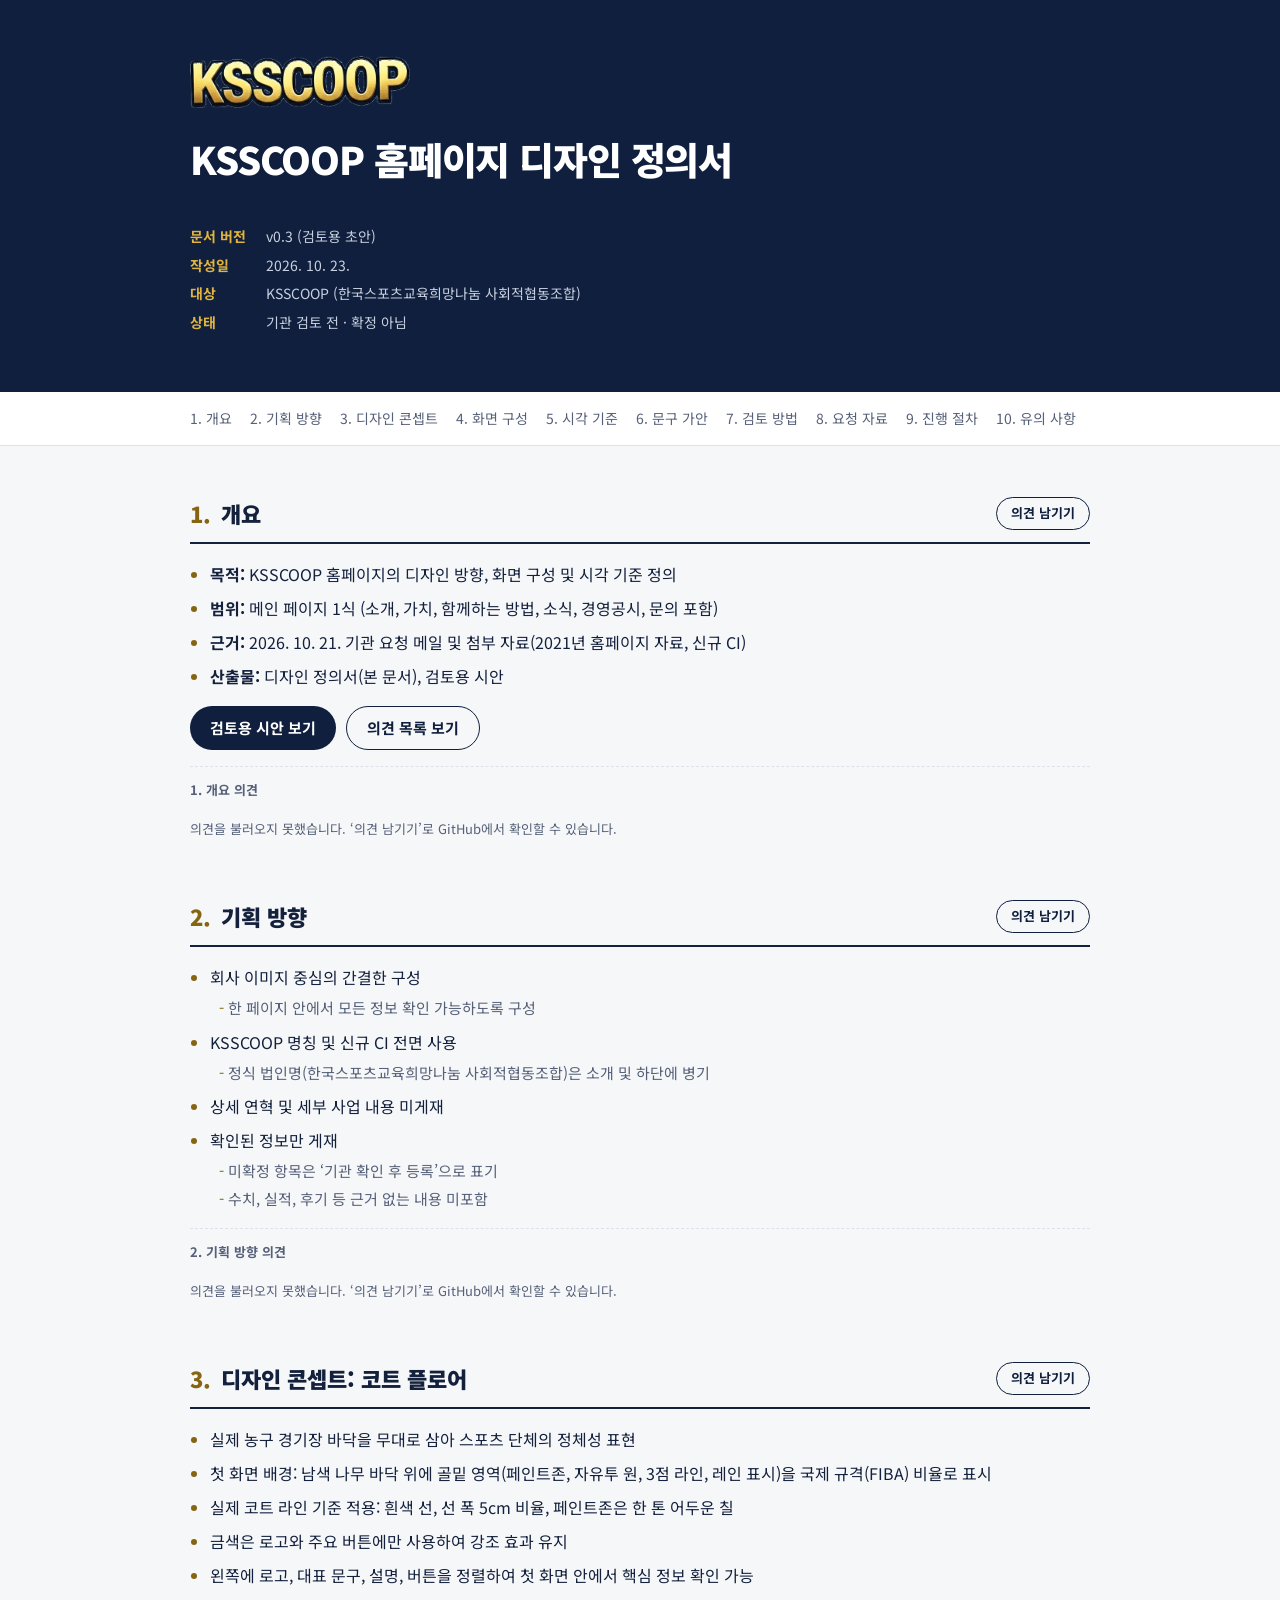
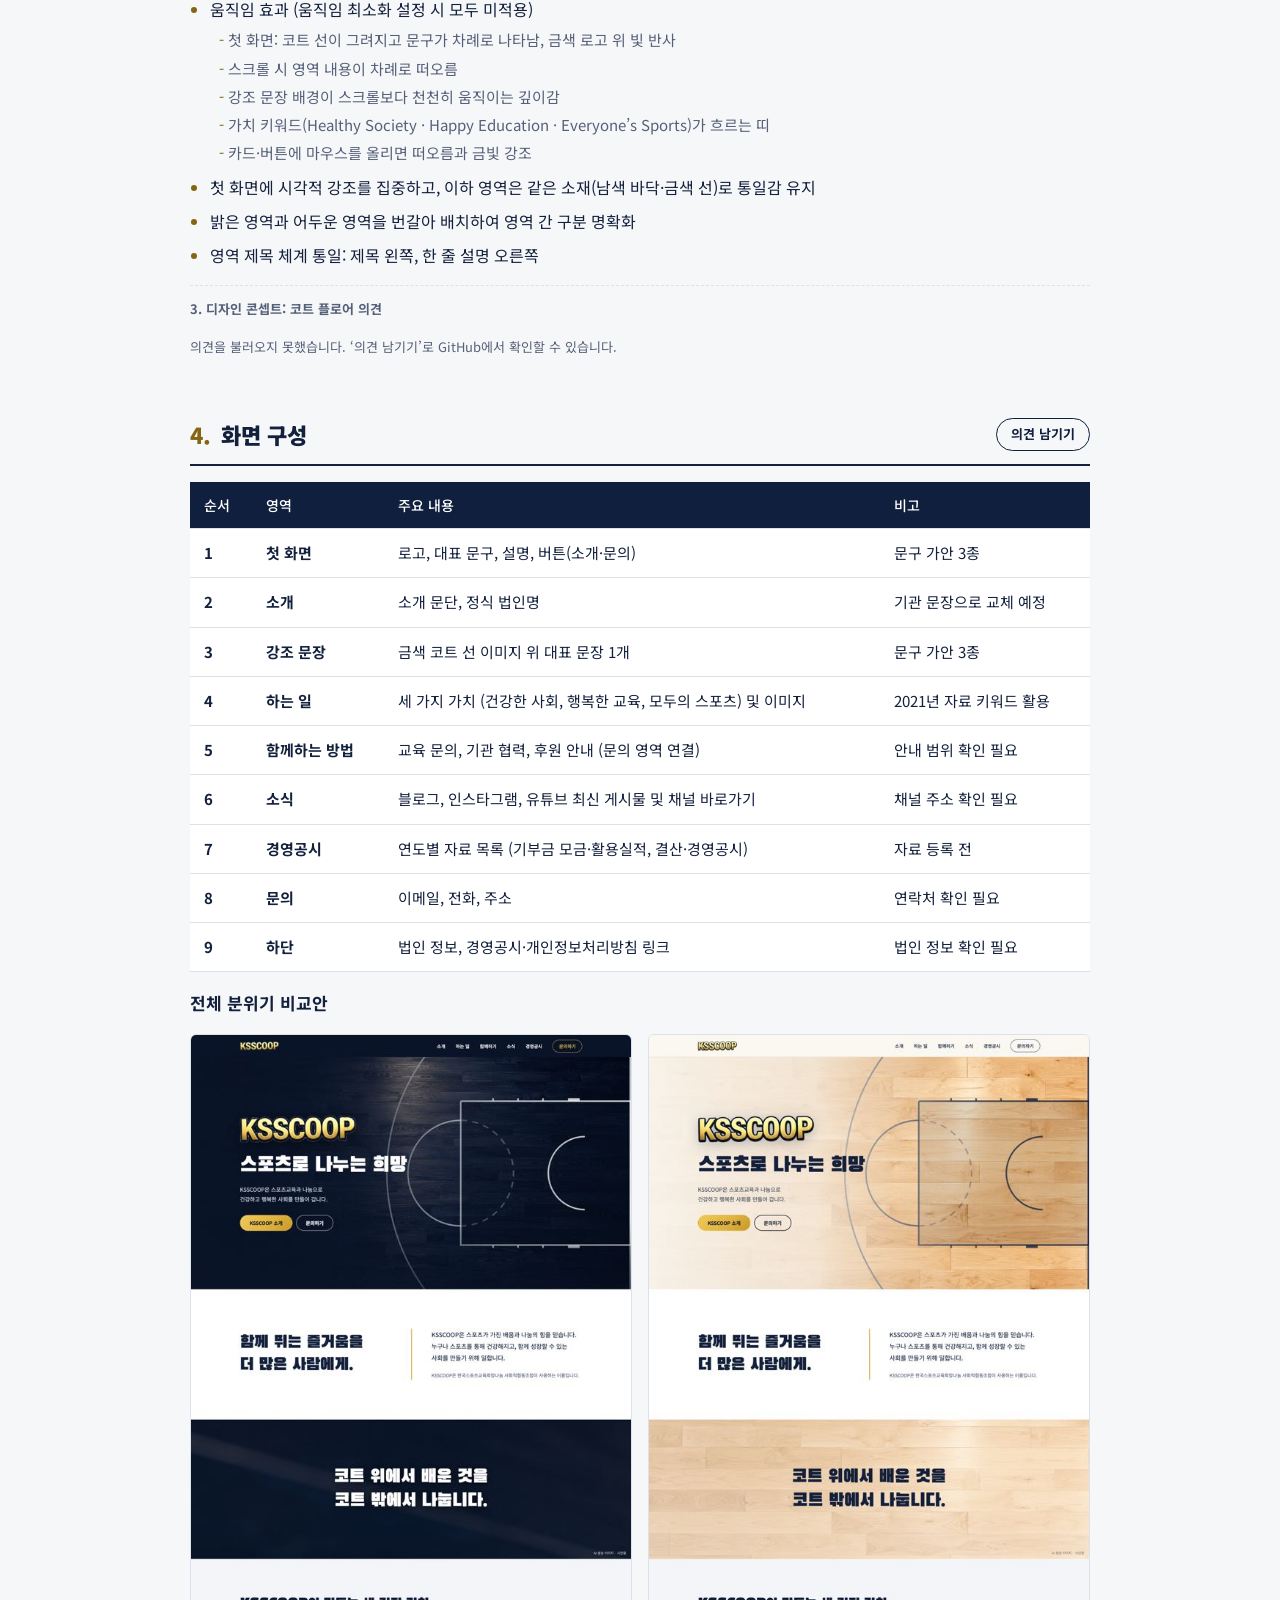
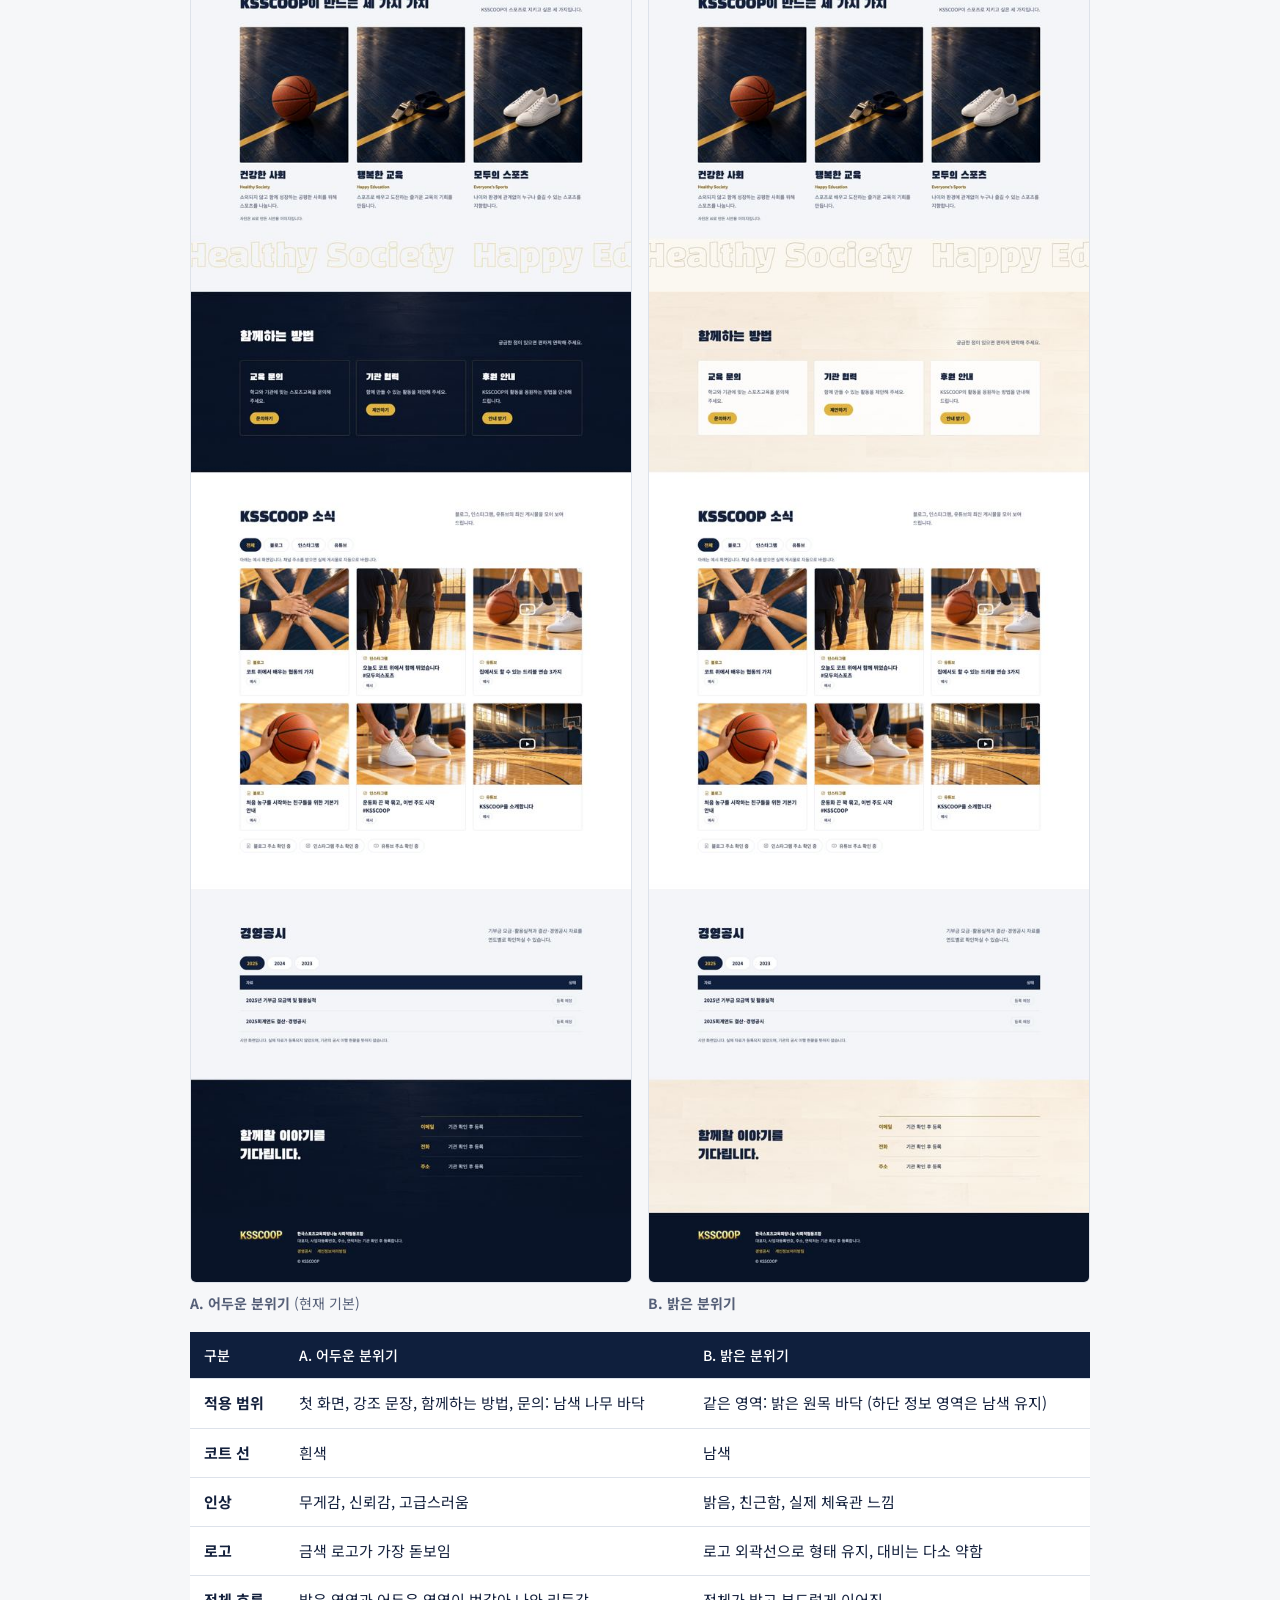
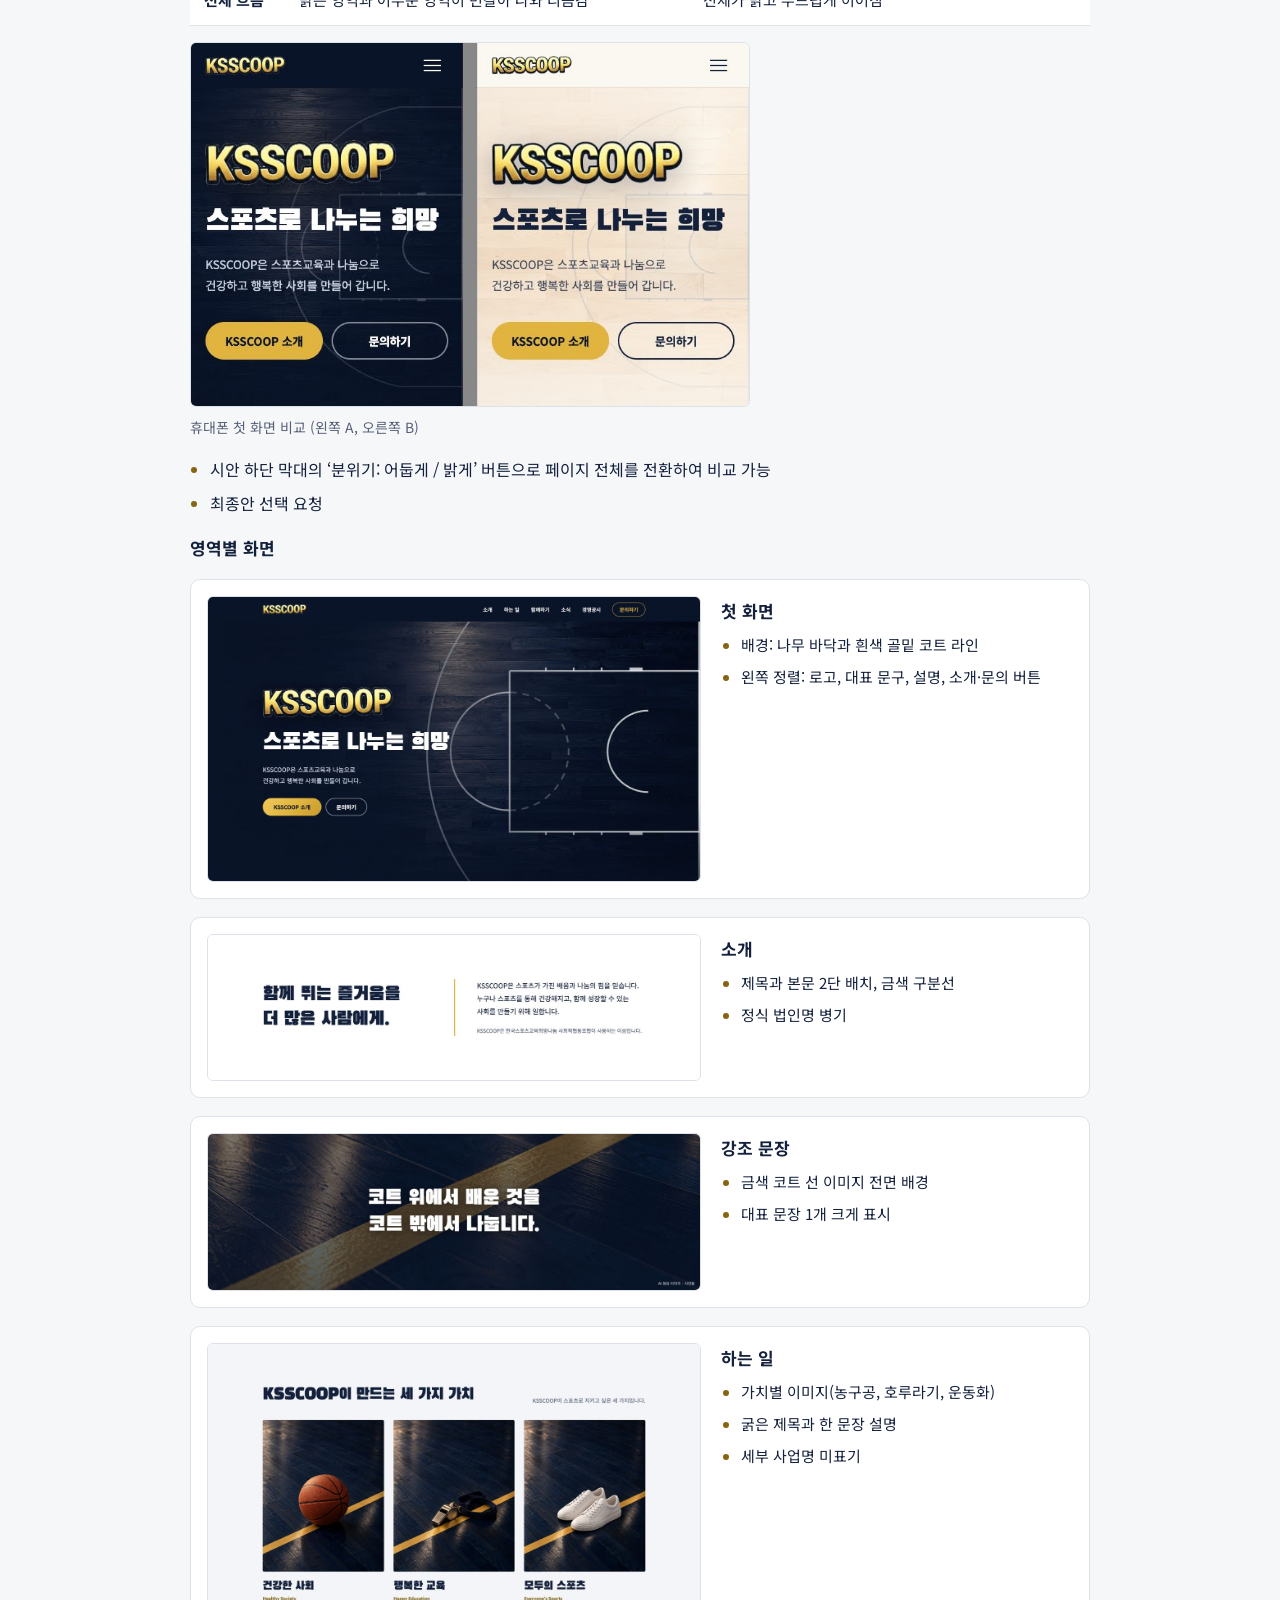
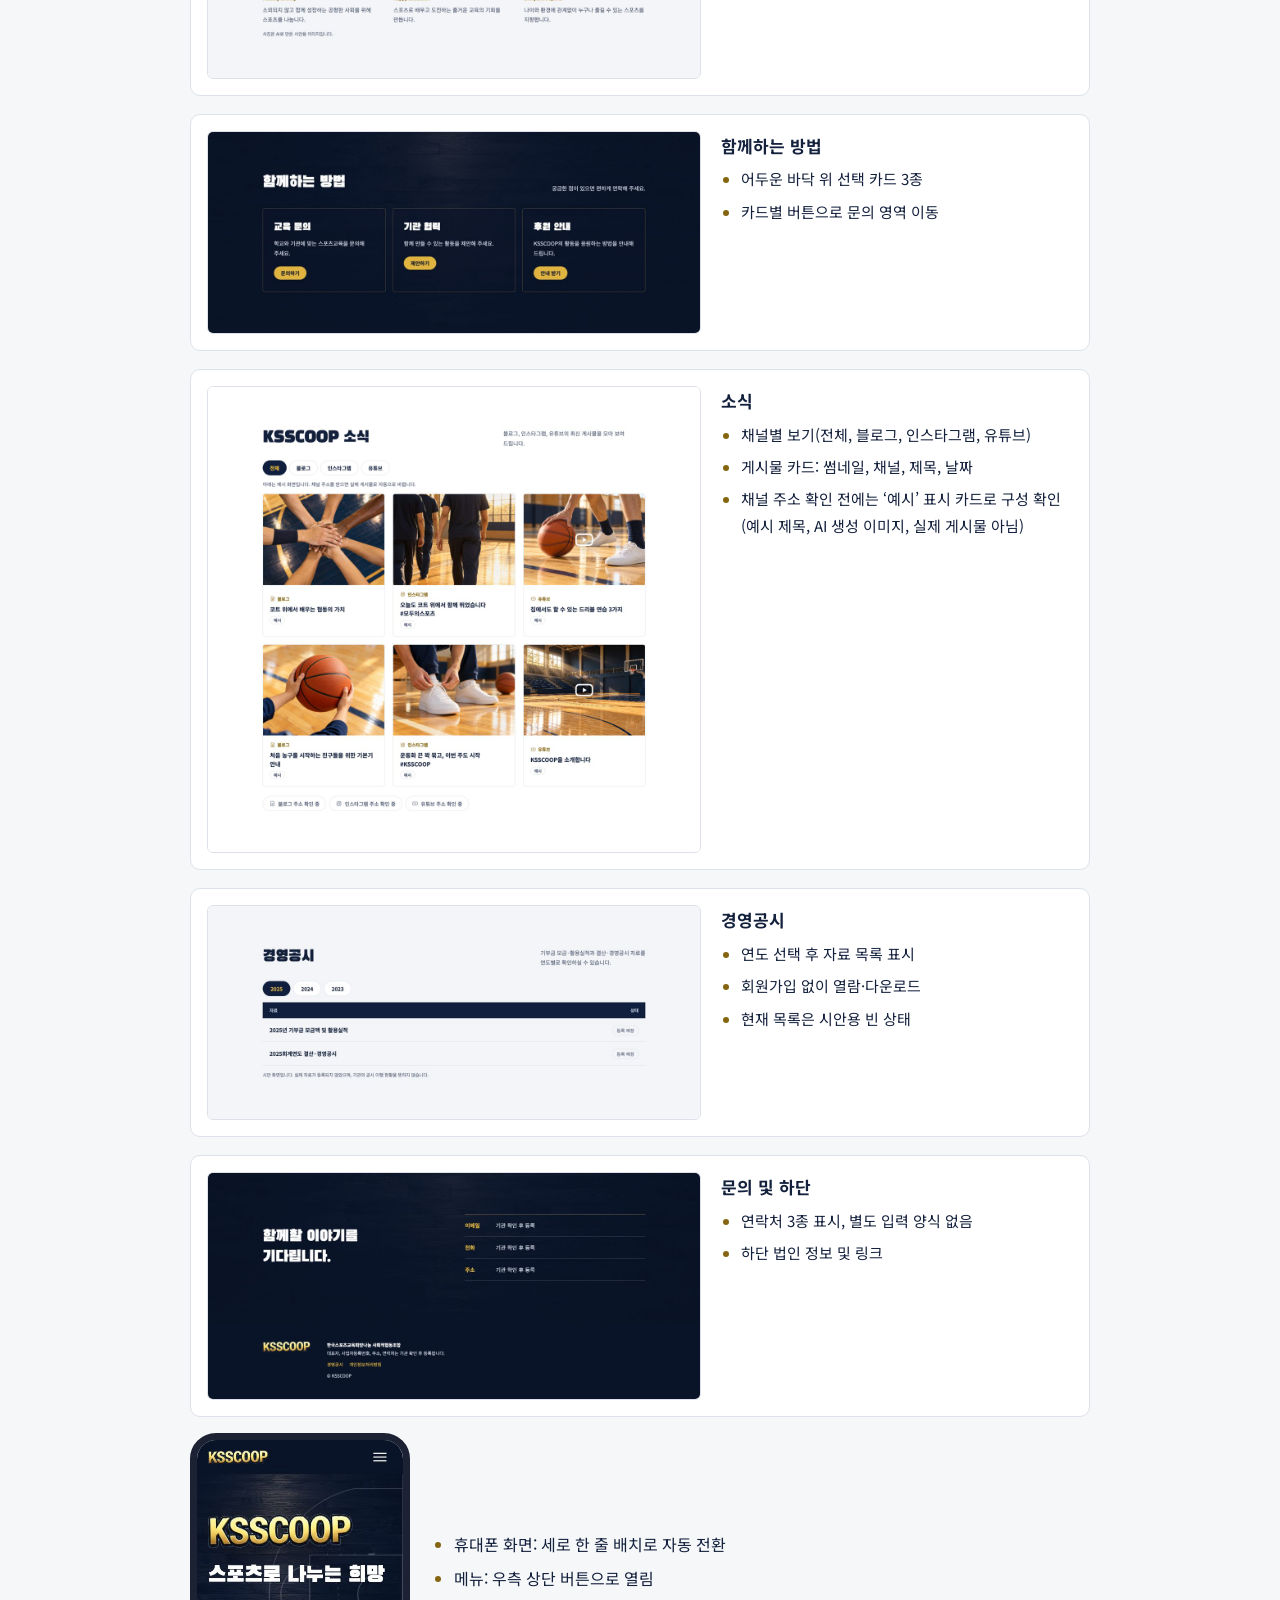
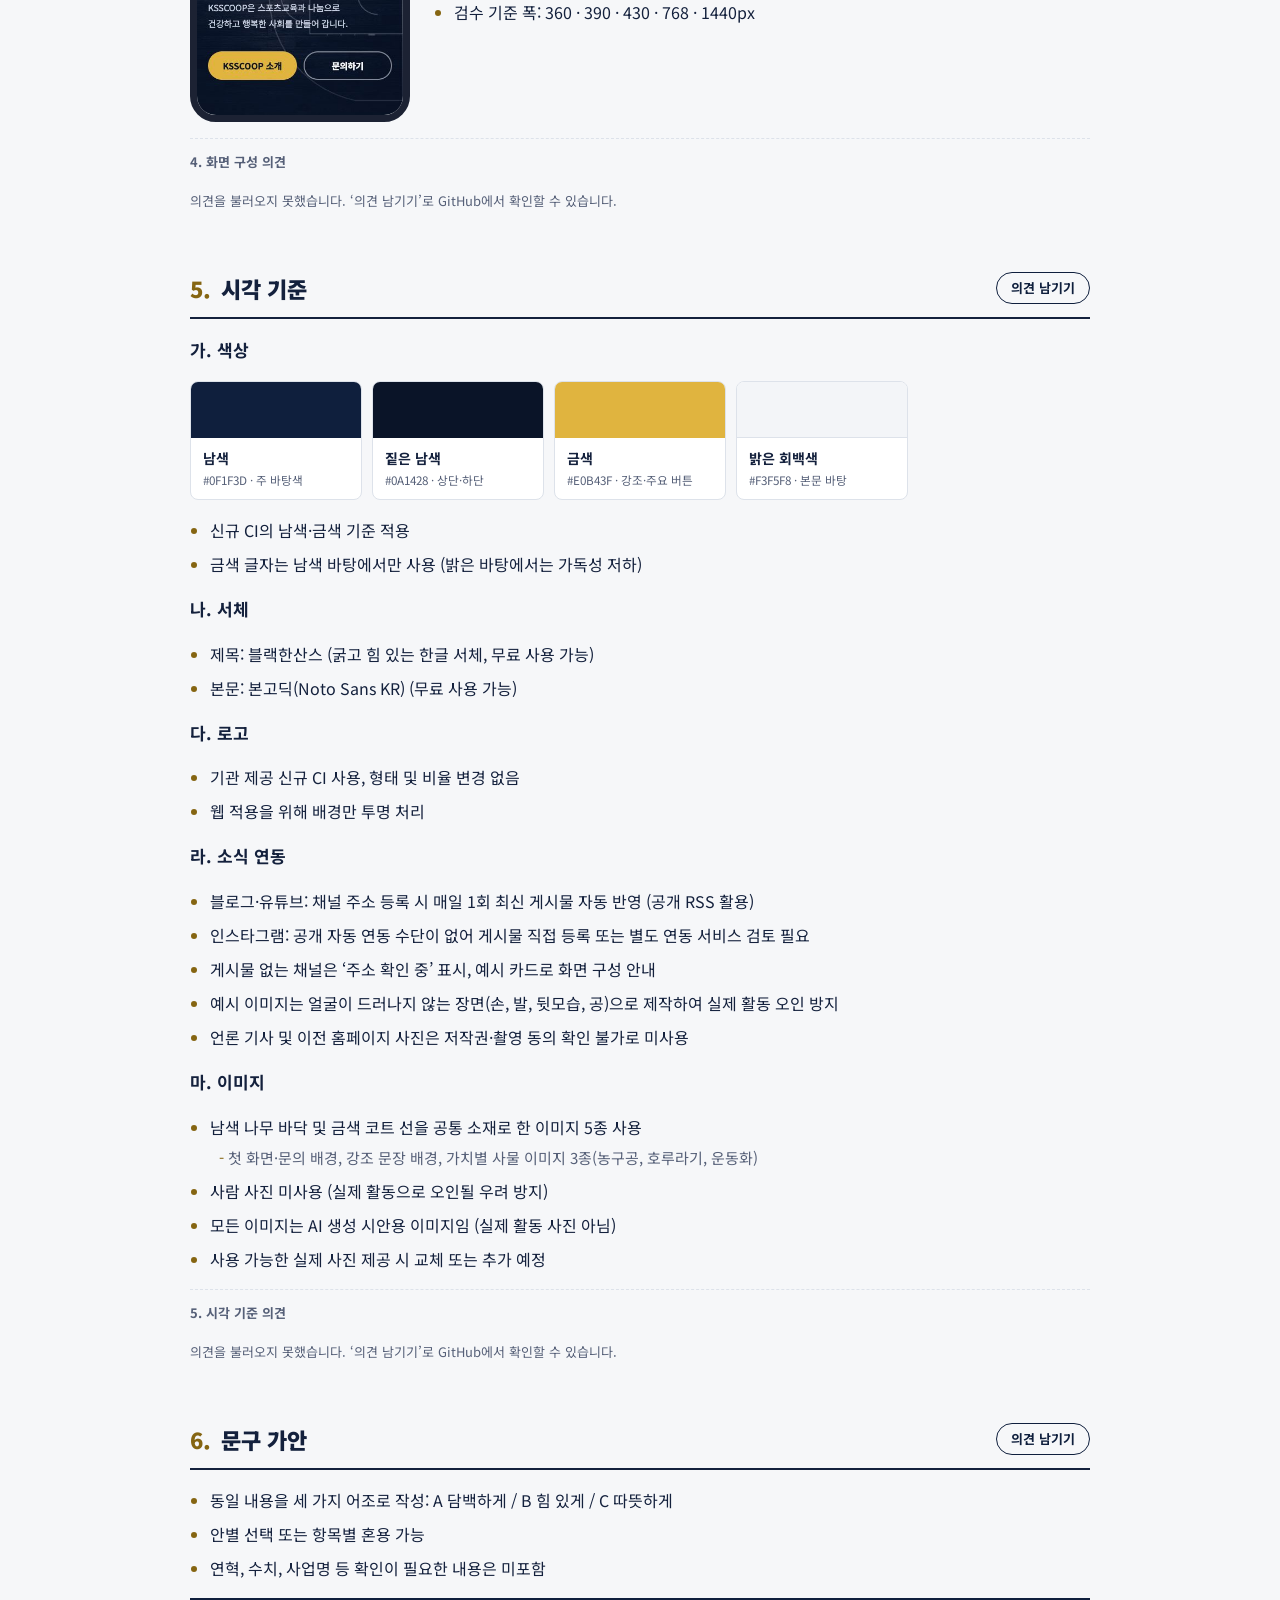
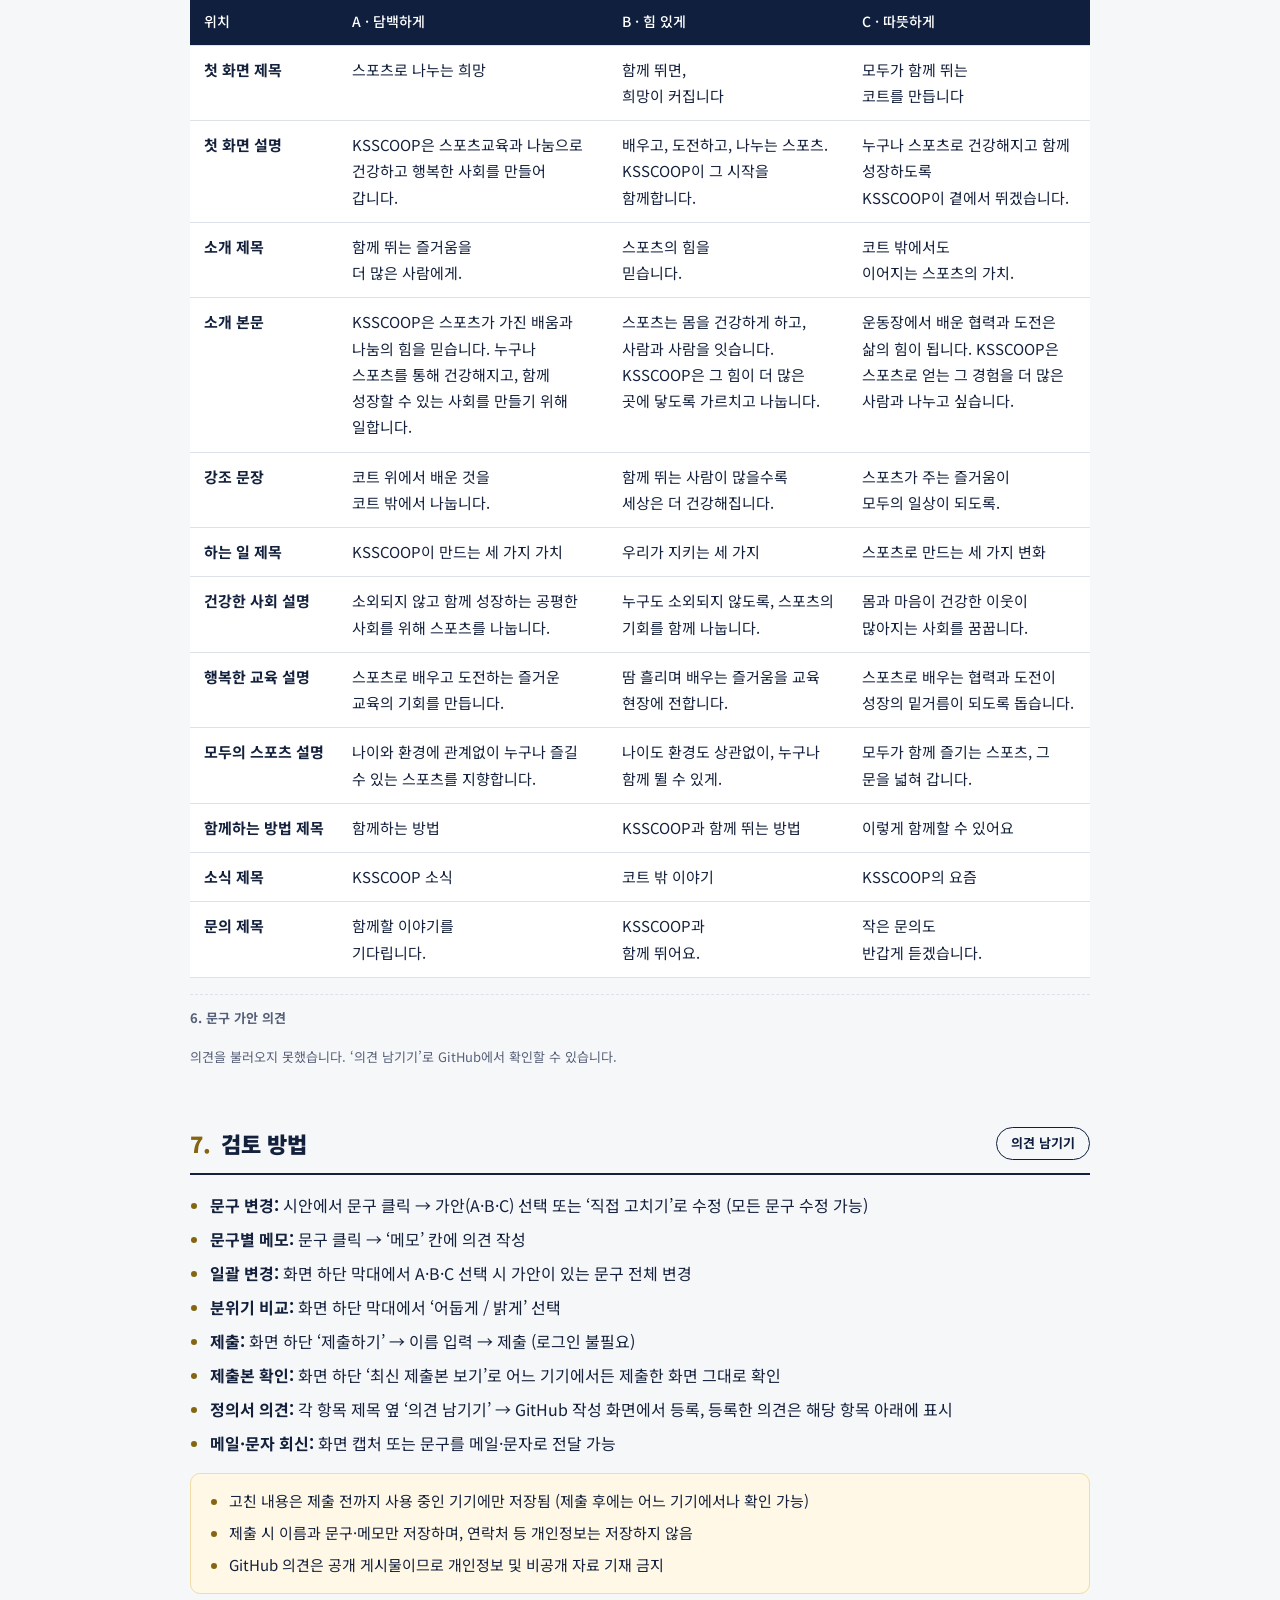
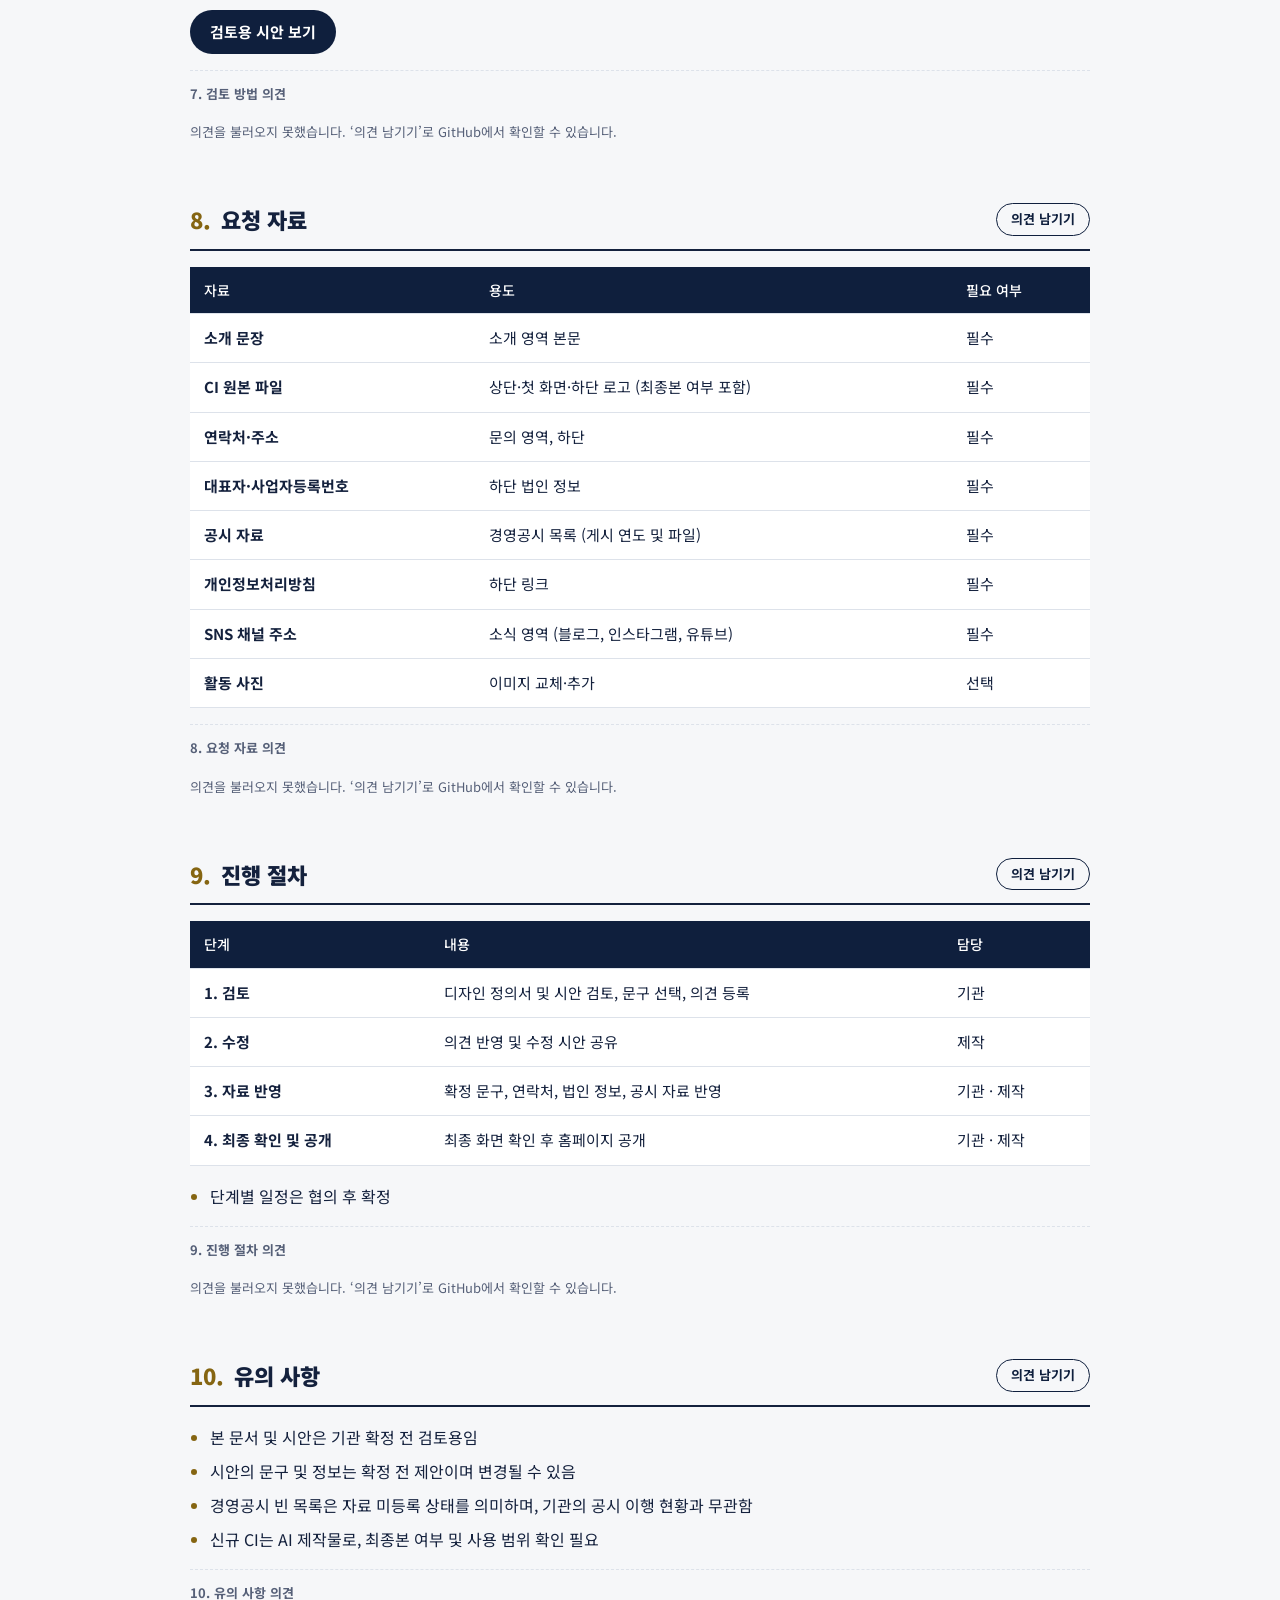
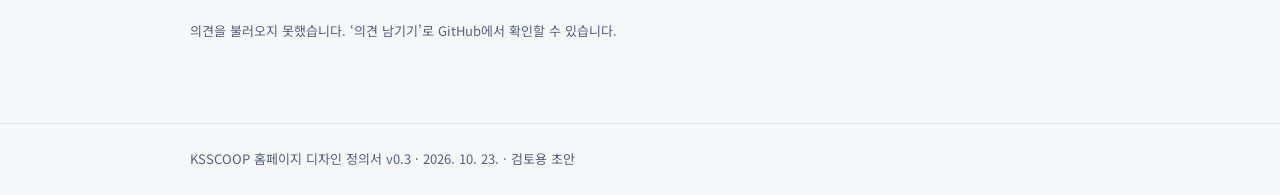
<file: index.html>
<!doctype html>
<html lang="ko">
<head>
<meta charset="utf-8">
<meta name="viewport" content="width=device-width,initial-scale=1">
<title>KSSCOOP 홈페이지 디자인 정의서</title>
<meta name="description" content="KSSCOOP 홈페이지 디자인 방향, 화면 구성, 시각 기준, 문구 가안 및 검토 방법">
<link rel="icon" href="design-assets/ksscoop-logo.png">
<link rel="stylesheet" href="https://fonts.googleapis.com/css2?family=Noto+Sans+KR:wght@400;500;700;900&display=swap">
<style>
:root {
  --bg: #f6f7f9; --surface: #ffffff; --fg: #14213d; --muted: #566078; --line: #dde2ea;
  --navy: #0f1f3d; --navy-deep: #0a1428; --gold: #e0b43f; --gold-ink: #856512; --on-navy: #c9d1e0;
}
* { box-sizing: border-box; }
body { margin: 0; background: var(--bg); color: var(--fg); font: 16px/1.75 'Noto Sans KR', 'Apple SD Gothic Neo', 'Malgun Gothic', sans-serif; word-break: keep-all; }
h1, h2, h3, p { margin: 0; }
img { display: block; max-width: 100%; height: auto; }
a { color: var(--gold-ink); }
a:focus-visible { outline: 3px solid var(--gold); outline-offset: 2px; }
.inner { max-width: 940px; margin: 0 auto; padding: 0 20px; }

.cover { background: var(--navy); color: #fff; padding: 56px 0 44px; }
.cover .inner { display: grid; gap: 18px; }
.cover img { width: 220px; }
.cover h1 { font-size: clamp(26px, 4.4vw, 38px); font-weight: 900; letter-spacing: -0.03em; }
.meta { display: grid; grid-template-columns: max-content 1fr; gap: 4px 20px; font-size: 14px; color: var(--on-navy); }
.meta dt { color: var(--gold); font-weight: 700; }
.meta dd { margin: 0; }

.toc { background: var(--surface); border-bottom: 1px solid var(--line); }
.toc ol { list-style: none; margin: 0; padding: 14px 0; display: flex; flex-wrap: wrap; gap: 6px 18px; font-size: 14px; }
.toc a { color: var(--muted); text-decoration: none; }
.toc a:hover { color: var(--fg); }

main { padding: 48px 0 80px; }
main .inner { display: grid; gap: 56px; }
section { display: grid; gap: 16px; scroll-margin-top: 16px; }
h2 { font-size: 22px; font-weight: 900; padding-bottom: 10px; border-bottom: 2px solid var(--fg); display: flex; gap: 10px; }
h2 span { color: var(--gold-ink); }
h3 { font-size: 17px; font-weight: 700; }

ul.items { margin: 0; padding-left: 20px; display: grid; gap: 6px; }
ul.items li::marker { color: var(--gold-ink); }
ul.items ul { margin: 4px 0 0; padding-left: 18px; color: var(--muted); font-size: 15px; display: grid; gap: 2px; list-style: '- '; }

.table-wrap { overflow-x: auto; }
table { width: 100%; border-collapse: collapse; font-size: 15px; background: var(--surface); }
th, td { text-align: left; vertical-align: top; padding: 11px 14px; border-bottom: 1px solid var(--line); }
th { background: var(--navy); color: #fff; font-size: 14px; font-weight: 500; }
td.k { font-weight: 700; white-space: nowrap; }
.copy-table { min-width: 760px; }

.screens { display: grid; gap: 18px; }
.screen { display: grid; grid-template-columns: minmax(0, 1.4fr) minmax(0, 1fr); gap: 20px; align-items: start; background: var(--surface); border: 1px solid var(--line); border-radius: 10px; padding: 16px; }
.screen figure { margin: 0; border-radius: 6px; overflow: hidden; border: 1px solid var(--line); }
.screen h3 { margin-bottom: 6px; }
.screen ul.items { font-size: 15px; }

.palette { display: grid; grid-template-columns: repeat(auto-fill, minmax(150px, 1fr)); gap: 10px; }
.chip { background: var(--surface); border: 1px solid var(--line); border-radius: 8px; overflow: hidden; font-size: 14px; }
.chip i { display: block; height: 56px; }
.chip div { padding: 8px 12px; display: grid; }
.chip small { color: var(--muted); }

.compare { display: grid; grid-template-columns: repeat(2, minmax(0, 1fr)); gap: 16px; }
.compare figure, .compare-mobile { margin: 0; display: grid; gap: 8px; }
.compare img, .compare-mobile img { border: 1px solid var(--line); border-radius: 6px; }
.compare figcaption, .compare-mobile figcaption { font-size: 14px; color: var(--muted); }
.compare-mobile { max-width: 560px; }
.phone-row { display: grid; grid-template-columns: 220px minmax(0, 1fr); gap: 24px; align-items: center; }
.phone-row figure { margin: 0; border: 7px solid #1c2233; border-radius: 26px; overflow: hidden; }

.note { background: #fff8e6; border: 1px solid #f0dca6; border-radius: 10px; padding: 14px 18px; font-size: 15px; }
.links { display: flex; flex-wrap: wrap; gap: 10px; }
.btn { display: inline-flex; align-items: center; min-height: 44px; padding: 0 20px; border-radius: 999px; background: var(--navy); color: #fff; text-decoration: none; font-weight: 700; font-size: 15px; }
.btn.line { background: transparent; color: var(--navy); border: 1px solid var(--navy); }


/* 항목별 의견 */
h2 { align-items: center; }
.comment-write {
  margin-left: auto; font-size: 13px; font-weight: 700; color: var(--navy); text-decoration: none;
  border: 1px solid var(--navy); border-radius: 999px; padding: 4px 14px; white-space: nowrap;
}
.comment-write:hover { background: var(--navy); color: #fff; }
.comments { border-top: 1px dashed var(--line); padding-top: 12px; display: grid; gap: 8px; }
.comments-head { font-size: 13px; font-weight: 700; color: var(--muted); }
.comments-empty { font-size: 13px; color: var(--muted); }
.comments-list { list-style: none; margin: 0; padding: 0; display: grid; gap: 8px; }
.comments-list li { background: var(--surface); border: 1px solid var(--line); border-left: 3px solid var(--gold); border-radius: 6px; padding: 10px 14px; display: grid; gap: 4px; }
.comments-list li.is-closed { border-left-color: var(--line); opacity: 0.75; }
.comment-meta { display: flex; gap: 10px; font-size: 13px; color: var(--muted); flex-wrap: wrap; }
.comment-meta b { color: var(--fg); }
.comment-state { margin-left: auto; font-weight: 700; color: var(--gold-ink); }
.comment-text { font-size: 15px; white-space: pre-line; }
.comment-link { font-size: 13px; }

footer { border-top: 1px solid var(--line); padding: 24px 0; color: var(--muted); font-size: 13px; }

@media (max-width: 720px) {
  .screen, .phone-row, .compare { grid-template-columns: minmax(0, 1fr); }
  .phone-row figure { max-width: 220px; }
}
</style>
</head>
<body>

<header class="cover">
  <div class="inner">
    <img src="design-assets/ksscoop-logo.png" width="568" height="134" alt="KSSCOOP">
    <h1>KSSCOOP 홈페이지 디자인 정의서</h1>
    <dl class="meta">
      <dt>문서 버전</dt><dd>v0.3 (검토용 초안)</dd>
      <dt>작성일</dt><dd>2026. 10. 23.</dd>
      <dt>대상</dt><dd>KSSCOOP (한국스포츠교육희망나눔 사회적협동조합)</dd>
      <dt>상태</dt><dd>기관 검토 전 · 확정 아님</dd>
    </dl>
  </div>
</header>

<nav class="toc" aria-label="목차">
  <div class="inner">
    <ol>
      <li><a href="#s1">1. 개요</a></li>
      <li><a href="#s2">2. 기획 방향</a></li>
      <li><a href="#s3">3. 디자인 콘셉트</a></li>
      <li><a href="#s4">4. 화면 구성</a></li>
      <li><a href="#s5">5. 시각 기준</a></li>
      <li><a href="#s6">6. 문구 가안</a></li>
      <li><a href="#s7">7. 검토 방법</a></li>
      <li><a href="#s8">8. 요청 자료</a></li>
      <li><a href="#s9">9. 진행 절차</a></li>
      <li><a href="#s10">10. 유의 사항</a></li>
    </ol>
  </div>
</nav>

<main>
  <div class="inner">

    <section id="s1">
      <h2><span>1.</span> 개요</h2>
      <ul class="items">
        <li><b>목적:</b> KSSCOOP 홈페이지의 디자인 방향, 화면 구성 및 시각 기준 정의</li>
        <li><b>범위:</b> 메인 페이지 1식 (소개, 가치, 함께하는 방법, 소식, 경영공시, 문의 포함)</li>
        <li><b>근거:</b> 2026. 10. 21. 기관 요청 메일 및 첨부 자료(2021년 홈페이지 자료, 신규 CI)</li>
        <li><b>산출물:</b> 디자인 정의서(본 문서), 검토용 시안</li>
      </ul>
      <div class="links">
        <a class="btn" href="site/index.html">검토용 시안 보기</a>
        <a class="btn line" href="https://github.com/fastkorea12-png/kssc-website-proposal/issues" target="_blank" rel="noopener">의견 목록 보기</a>
      </div>
    </section>

    <section id="s2">
      <h2><span>2.</span> 기획 방향</h2>
      <ul class="items">
        <li>회사 이미지 중심의 간결한 구성
          <ul><li>한 페이지 안에서 모든 정보 확인 가능하도록 구성</li></ul>
        </li>
        <li>KSSCOOP 명칭 및 신규 CI 전면 사용
          <ul><li>정식 법인명(한국스포츠교육희망나눔 사회적협동조합)은 소개 및 하단에 병기</li></ul>
        </li>
        <li>상세 연혁 및 세부 사업 내용 미게재</li>
        <li>확인된 정보만 게재
          <ul><li>미확정 항목은 ‘기관 확인 후 등록’으로 표기</li><li>수치, 실적, 후기 등 근거 없는 내용 미포함</li></ul>
        </li>
      </ul>
    </section>

    <section id="s3">
      <h2><span>3.</span> 디자인 콘셉트: 코트 플로어</h2>
      <ul class="items">
        <li>실제 농구 경기장 바닥을 무대로 삼아 스포츠 단체의 정체성 표현</li>
        <li>첫 화면 배경: 남색 나무 바닥 위에 골밑 영역(페인트존, 자유투 원, 3점 라인, 레인 표시)을 국제 규격(FIBA) 비율로 표시</li>
        <li>실제 코트 라인 기준 적용: 흰색 선, 선 폭 5cm 비율, 페인트존은 한 톤 어두운 칠</li>
        <li>금색은 로고와 주요 버튼에만 사용하여 강조 효과 유지</li>
        <li>왼쪽에 로고, 대표 문구, 설명, 버튼을 정렬하여 첫 화면 안에서 핵심 정보 확인 가능</li>
                <li>움직임 효과 (움직임 최소화 설정 시 모두 미적용)
          <ul><li>첫 화면: 코트 선이 그려지고 문구가 차례로 나타남, 금색 로고 위 빛 반사</li><li>스크롤 시 영역 내용이 차례로 떠오름</li><li>강조 문장 배경이 스크롤보다 천천히 움직이는 깊이감</li><li>가치 키워드(Healthy Society · Happy Education · Everyone’s Sports)가 흐르는 띠</li><li>카드·버튼에 마우스를 올리면 떠오름과 금빛 강조</li></ul>
        </li>
        <li>첫 화면에 시각적 강조를 집중하고, 이하 영역은 같은 소재(남색 바닥·금색 선)로 통일감 유지</li>
        <li>밝은 영역과 어두운 영역을 번갈아 배치하여 영역 간 구분 명확화</li>
        <li>영역 제목 체계 통일: 제목 왼쪽, 한 줄 설명 오른쪽</li>
      </ul>
    </section>

    <section id="s4">
      <h2><span>4.</span> 화면 구성</h2>
      <div class="table-wrap">
        <table>
          <thead><tr><th>순서</th><th>영역</th><th>주요 내용</th><th>비고</th></tr></thead>
          <tbody>
            <tr><td class="k">1</td><td class="k">첫 화면</td><td>로고, 대표 문구, 설명, 버튼(소개·문의)</td><td>문구 가안 3종</td></tr>
            <tr><td class="k">2</td><td class="k">소개</td><td>소개 문단, 정식 법인명</td><td>기관 문장으로 교체 예정</td></tr>
            <tr><td class="k">3</td><td class="k">강조 문장</td><td>금색 코트 선 이미지 위 대표 문장 1개</td><td>문구 가안 3종</td></tr>
            <tr><td class="k">4</td><td class="k">하는 일</td><td>세 가지 가치 (건강한 사회, 행복한 교육, 모두의 스포츠) 및 이미지</td><td>2021년 자료 키워드 활용</td></tr>
            <tr><td class="k">5</td><td class="k">함께하는 방법</td><td>교육 문의, 기관 협력, 후원 안내 (문의 영역 연결)</td><td>안내 범위 확인 필요</td></tr>
            <tr><td class="k">6</td><td class="k">소식</td><td>블로그, 인스타그램, 유튜브 최신 게시물 및 채널 바로가기</td><td>채널 주소 확인 필요</td></tr>
            <tr><td class="k">7</td><td class="k">경영공시</td><td>연도별 자료 목록 (기부금 모금·활용실적, 결산·경영공시)</td><td>자료 등록 전</td></tr>
            <tr><td class="k">8</td><td class="k">문의</td><td>이메일, 전화, 주소</td><td>연락처 확인 필요</td></tr>
            <tr><td class="k">9</td><td class="k">하단</td><td>법인 정보, 경영공시·개인정보처리방침 링크</td><td>법인 정보 확인 필요</td></tr>
          </tbody>
        </table>
      </div>
      <h3>전체 분위기 비교안</h3>
      <div class="compare">
        <figure><img src="design-assets/page-dark.jpg" width="600" height="2519" alt="어두운 분위기 전체 페이지" loading="lazy"><figcaption><b>A. 어두운 분위기</b> (현재 기본)</figcaption></figure>
        <figure><img src="design-assets/page-light.jpg" width="600" height="2519" alt="밝은 분위기 전체 페이지" loading="lazy"><figcaption><b>B. 밝은 분위기</b></figcaption></figure>
      </div>
      <div class="table-wrap">
        <table>
          <thead><tr><th>구분</th><th>A. 어두운 분위기</th><th>B. 밝은 분위기</th></tr></thead>
          <tbody>
            <tr><td class="k">적용 범위</td><td>첫 화면, 강조 문장, 함께하는 방법, 문의: 남색 나무 바닥</td><td>같은 영역: 밝은 원목 바닥 (하단 정보 영역은 남색 유지)</td></tr>
            <tr><td class="k">코트 선</td><td>흰색</td><td>남색</td></tr>
            <tr><td class="k">인상</td><td>무게감, 신뢰감, 고급스러움</td><td>밝음, 친근함, 실제 체육관 느낌</td></tr>
            <tr><td class="k">로고</td><td>금색 로고가 가장 돋보임</td><td>로고 외곽선으로 형태 유지, 대비는 다소 약함</td></tr>
            <tr><td class="k">전체 흐름</td><td>밝은 영역과 어두운 영역이 번갈아 나와 리듬감</td><td>전체가 밝고 부드럽게 이어짐</td></tr>
          </tbody>
        </table>
      </div>
      <figure class="compare-mobile"><img src="design-assets/mobile-compare.jpg" width="770" height="501" alt="휴대폰 첫 화면 어두운 바탕안과 밝은 바탕안" loading="lazy"><figcaption>휴대폰 첫 화면 비교 (왼쪽 A, 오른쪽 B)</figcaption></figure>
      <ul class="items"><li>시안 하단 막대의 ‘분위기: 어둡게 / 밝게’ 버튼으로 페이지 전체를 전환하여 비교 가능</li><li>최종안 선택 요청</li></ul>
      <h3>영역별 화면</h3>
      <div class="screens">
        <div class="screen">
          <figure><img src="design-assets/hero.jpg" width="1200" height="693" alt="첫 화면 시안" loading="lazy"></figure>
          <div><h3>첫 화면</h3><ul class="items"><li>배경: 나무 바닥과 흰색 골밑 코트 라인</li><li>왼쪽 정렬: 로고, 대표 문구, 설명, 소개·문의 버튼</li></ul></div>
        </div>
        <div class="screen">
          <figure><img src="design-assets/about.jpg" width="1200" height="355" alt="소개 영역 시안" loading="lazy"></figure>
          <div><h3>소개</h3><ul class="items"><li>제목과 본문 2단 배치, 금색 구분선</li><li>정식 법인명 병기</li></ul></div>
        </div>
        <div class="screen">
          <figure><img src="design-assets/statement.jpg" width="1200" height="380" alt="강조 문장 영역 시안" loading="lazy"></figure>
          <div><h3>강조 문장</h3><ul class="items"><li>금색 코트 선 이미지 전면 배경</li><li>대표 문장 1개 크게 표시</li></ul></div>
        </div>
        <div class="screen">
          <figure><img src="design-assets/values.jpg" width="1200" height="815" alt="하는 일 영역 시안" loading="lazy"></figure>
          <div><h3>하는 일</h3><ul class="items"><li>가치별 이미지(농구공, 호루라기, 운동화)</li><li>굵은 제목과 한 문장 설명</li><li>세부 사업명 미표기</li></ul></div>
        </div>
        <div class="screen">
          <figure><img src="design-assets/join.jpg" width="1200" height="492" alt="함께하는 방법 영역 시안" loading="lazy"></figure>
          <div><h3>함께하는 방법</h3><ul class="items"><li>어두운 바닥 위 선택 카드 3종</li><li>카드별 버튼으로 문의 영역 이동</li></ul></div>
        </div>
        <div class="screen">
          <figure><img src="design-assets/news.jpg" width="1200" height="1136" alt="소식 영역 시안" loading="lazy"></figure>
          <div><h3>소식</h3><ul class="items"><li>채널별 보기(전체, 블로그, 인스타그램, 유튜브)</li><li>게시물 카드: 썸네일, 채널, 제목, 날짜</li><li>채널 주소 확인 전에는 ‘예시’ 표시 카드로 구성 확인 (예시 제목, AI 생성 이미지, 실제 게시물 아님)</li></ul></div>
        </div>
        <div class="screen">
          <figure><img src="design-assets/disclosure.jpg" width="1200" height="520" alt="경영공시 영역 시안" loading="lazy"></figure>
          <div><h3>경영공시</h3><ul class="items"><li>연도 선택 후 자료 목록 표시</li><li>회원가입 없이 열람·다운로드</li><li>현재 목록은 시안용 빈 상태</li></ul></div>
        </div>
        <div class="screen">
          <figure><img src="design-assets/contact.jpg" width="1200" height="551" alt="문의 및 하단 영역 시안" loading="lazy"></figure>
          <div><h3>문의 및 하단</h3><ul class="items"><li>연락처 3종 표시, 별도 입력 양식 없음</li><li>하단 법인 정보 및 링크</li></ul></div>
        </div>
      </div>
      <div class="phone-row">
        <figure><img src="design-assets/mobile.jpg" width="375" height="501" alt="휴대폰 첫 화면 시안" loading="lazy"></figure>
        <ul class="items">
          <li>휴대폰 화면: 세로 한 줄 배치로 자동 전환</li>
          <li>메뉴: 우측 상단 버튼으로 열림</li>
          <li>검수 기준 폭: 360 · 390 · 430 · 768 · 1440px</li>
        </ul>
      </div>
    </section>

    <section id="s5">
      <h2><span>5.</span> 시각 기준</h2>
      <h3>가. 색상</h3>
      <div class="palette">
        <div class="chip"><i style="background:#0f1f3d"></i><div><b>남색</b><small>#0F1F3D · 주 바탕색</small></div></div>
        <div class="chip"><i style="background:#0a1428"></i><div><b>짙은 남색</b><small>#0A1428 · 상단·하단</small></div></div>
        <div class="chip"><i style="background:#e0b43f"></i><div><b>금색</b><small>#E0B43F · 강조·주요 버튼</small></div></div>
        <div class="chip"><i style="background:#f3f5f8;border-bottom:1px solid #dde2ea"></i><div><b>밝은 회백색</b><small>#F3F5F8 · 본문 바탕</small></div></div>
      </div>
      <ul class="items">
        <li>신규 CI의 남색·금색 기준 적용</li>
        <li>금색 글자는 남색 바탕에서만 사용 (밝은 바탕에서는 가독성 저하)</li>
      </ul>
      <h3>나. 서체</h3>
      <ul class="items">
        <li>제목: 블랙한산스 (굵고 힘 있는 한글 서체, 무료 사용 가능)</li>
        <li>본문: 본고딕(Noto Sans KR) (무료 사용 가능)</li>
      </ul>
      <h3>다. 로고</h3>
      <ul class="items">
        <li>기관 제공 신규 CI 사용, 형태 및 비율 변경 없음</li>
        <li>웹 적용을 위해 배경만 투명 처리</li>
      </ul>
      <h3>라. 소식 연동</h3>
      <ul class="items">
        <li>블로그·유튜브: 채널 주소 등록 시 매일 1회 최신 게시물 자동 반영 (공개 RSS 활용)</li>
        <li>인스타그램: 공개 자동 연동 수단이 없어 게시물 직접 등록 또는 별도 연동 서비스 검토 필요</li>
        <li>게시물 없는 채널은 ‘주소 확인 중’ 표시, 예시 카드로 화면 구성 안내</li>
        <li>예시 이미지는 얼굴이 드러나지 않는 장면(손, 발, 뒷모습, 공)으로 제작하여 실제 활동 오인 방지</li>
        <li>언론 기사 및 이전 홈페이지 사진은 저작권·촬영 동의 확인 불가로 미사용</li>
      </ul>
      <h3>마. 이미지</h3>
      <ul class="items">
        <li>남색 나무 바닥 및 금색 코트 선을 공통 소재로 한 이미지 5종 사용
          <ul><li>첫 화면·문의 배경, 강조 문장 배경, 가치별 사물 이미지 3종(농구공, 호루라기, 운동화)</li></ul>
        </li>
        <li>사람 사진 미사용 (실제 활동으로 오인될 우려 방지)</li>
        <li>모든 이미지는 AI 생성 시안용 이미지임 (실제 활동 사진 아님)</li>
        <li>사용 가능한 실제 사진 제공 시 교체 또는 추가 예정</li>
      </ul>
    </section>

    <section id="s6">
      <h2><span>6.</span> 문구 가안</h2>
      <ul class="items">
        <li>동일 내용을 세 가지 어조로 작성: A 담백하게 / B 힘 있게 / C 따뜻하게</li>
        <li>안별 선택 또는 항목별 혼용 가능</li>
        <li>연혁, 수치, 사업명 등 확인이 필요한 내용은 미포함</li>
      </ul>
      <div class="table-wrap">
        <table class="copy-table">
          <thead><tr><th>위치</th><th>A · 담백하게</th><th>B · 힘 있게</th><th>C · 따뜻하게</th></tr></thead>
          <tbody><tr><td class="k">첫 화면 제목</td><td>스포츠로 나누는 희망</td><td>함께 뛰면,<br>희망이 커집니다</td><td>모두가 함께 뛰는<br>코트를 만듭니다</td></tr><tr><td class="k">첫 화면 설명</td><td>KSSCOOP은 스포츠교육과 나눔으로<br>건강하고 행복한 사회를 만들어 갑니다.</td><td>배우고, 도전하고, 나누는 스포츠.<br>KSSCOOP이 그 시작을 함께합니다.</td><td>누구나 스포츠로 건강해지고 함께 성장하도록<br>KSSCOOP이 곁에서 뛰겠습니다.</td></tr><tr><td class="k">소개 제목</td><td>함께 뛰는 즐거움을<br>더 많은 사람에게.</td><td>스포츠의 힘을<br>믿습니다.</td><td>코트 밖에서도<br>이어지는 스포츠의 가치.</td></tr><tr><td class="k">소개 본문</td><td>KSSCOOP은 스포츠가 가진 배움과 나눔의 힘을 믿습니다. 누구나 스포츠를 통해 건강해지고, 함께 성장할 수 있는 사회를 만들기 위해 일합니다.</td><td>스포츠는 몸을 건강하게 하고, 사람과 사람을 잇습니다. KSSCOOP은 그 힘이 더 많은 곳에 닿도록 가르치고 나눕니다.</td><td>운동장에서 배운 협력과 도전은 삶의 힘이 됩니다. KSSCOOP은 스포츠로 얻는 그 경험을 더 많은 사람과 나누고 싶습니다.</td></tr><tr><td class="k">강조 문장</td><td>코트 위에서 배운 것을<br>코트 밖에서 나눕니다.</td><td>함께 뛰는 사람이 많을수록<br>세상은 더 건강해집니다.</td><td>스포츠가 주는 즐거움이<br>모두의 일상이 되도록.</td></tr><tr><td class="k">하는 일 제목</td><td>KSSCOOP이 만드는 세 가지 가치</td><td>우리가 지키는 세 가지</td><td>스포츠로 만드는 세 가지 변화</td></tr><tr><td class="k">건강한 사회 설명</td><td>소외되지 않고 함께 성장하는 공평한 사회를 위해 스포츠를 나눕니다.</td><td>누구도 소외되지 않도록, 스포츠의 기회를 함께 나눕니다.</td><td>몸과 마음이 건강한 이웃이 많아지는 사회를 꿈꿉니다.</td></tr><tr><td class="k">행복한 교육 설명</td><td>스포츠로 배우고 도전하는 즐거운 교육의 기회를 만듭니다.</td><td>땀 흘리며 배우는 즐거움을 교육 현장에 전합니다.</td><td>스포츠로 배우는 협력과 도전이 성장의 밑거름이 되도록 돕습니다.</td></tr><tr><td class="k">모두의 스포츠 설명</td><td>나이와 환경에 관계없이 누구나 즐길 수 있는 스포츠를 지향합니다.</td><td>나이도 환경도 상관없이, 누구나 함께 뛸 수 있게.</td><td>모두가 함께 즐기는 스포츠, 그 문을 넓혀 갑니다.</td></tr><tr><td class="k">함께하는 방법 제목</td><td>함께하는 방법</td><td>KSSCOOP과 함께 뛰는 방법</td><td>이렇게 함께할 수 있어요</td></tr><tr><td class="k">소식 제목</td><td>KSSCOOP 소식</td><td>코트 밖 이야기</td><td>KSSCOOP의 요즘</td></tr><tr><td class="k">문의 제목</td><td>함께할 이야기를<br>기다립니다.</td><td>KSSCOOP과<br>함께 뛰어요.</td><td>작은 문의도<br>반갑게 듣겠습니다.</td></tr></tbody>
        </table>
      </div>
    </section>

    <section id="s7">
      <h2><span>7.</span> 검토 방법</h2>
      <ul class="items">
        <li><b>문구 변경:</b> 시안에서 문구 클릭 → 가안(A·B·C) 선택 또는 ‘직접 고치기’로 수정 (모든 문구 수정 가능)</li>
        <li><b>문구별 메모:</b> 문구 클릭 → ‘메모’ 칸에 의견 작성</li>
        <li><b>일괄 변경:</b> 화면 하단 막대에서 A·B·C 선택 시 가안이 있는 문구 전체 변경</li>
        <li><b>분위기 비교:</b> 화면 하단 막대에서 ‘어둡게 / 밝게’ 선택</li>
        <li><b>제출:</b> 화면 하단 ‘제출하기’ → 이름 입력 → 제출 (로그인 불필요)</li>
        <li><b>제출본 확인:</b> 화면 하단 ‘최신 제출본 보기’로 어느 기기에서든 제출한 화면 그대로 확인</li>
        <li><b>정의서 의견:</b> 각 항목 제목 옆 ‘의견 남기기’ → GitHub 작성 화면에서 등록, 등록한 의견은 해당 항목 아래에 표시</li>
        <li><b>메일·문자 회신:</b> 화면 캡처 또는 문구를 메일·문자로 전달 가능</li>
      </ul>
      <div class="note">
        <ul class="items">
          <li>고친 내용은 제출 전까지 사용 중인 기기에만 저장됨 (제출 후에는 어느 기기에서나 확인 가능)</li>
          <li>제출 시 이름과 문구·메모만 저장하며, 연락처 등 개인정보는 저장하지 않음</li>
          <li>GitHub 의견은 공개 게시물이므로 개인정보 및 비공개 자료 기재 금지</li>
        </ul>
      </div>
      <div class="links">
        <a class="btn" href="site/index.html">검토용 시안 보기</a>
      </div>
    </section>

    <section id="s8">
      <h2><span>8.</span> 요청 자료</h2>
      <div class="table-wrap">
        <table>
          <thead><tr><th>자료</th><th>용도</th><th>필요 여부</th></tr></thead>
          <tbody>
            <tr><td class="k">소개 문장</td><td>소개 영역 본문</td><td>필수</td></tr>
            <tr><td class="k">CI 원본 파일</td><td>상단·첫 화면·하단 로고 (최종본 여부 포함)</td><td>필수</td></tr>
            <tr><td class="k">연락처·주소</td><td>문의 영역, 하단</td><td>필수</td></tr>
            <tr><td class="k">대표자·사업자등록번호</td><td>하단 법인 정보</td><td>필수</td></tr>
            <tr><td class="k">공시 자료</td><td>경영공시 목록 (게시 연도 및 파일)</td><td>필수</td></tr>
            <tr><td class="k">개인정보처리방침</td><td>하단 링크</td><td>필수</td></tr>
            <tr><td class="k">SNS 채널 주소</td><td>소식 영역 (블로그, 인스타그램, 유튜브)</td><td>필수</td></tr>
            <tr><td class="k">활동 사진</td><td>이미지 교체·추가</td><td>선택</td></tr>
          </tbody>
        </table>
      </div>
    </section>

    <section id="s9">
      <h2><span>9.</span> 진행 절차</h2>
      <div class="table-wrap">
        <table>
          <thead><tr><th>단계</th><th>내용</th><th>담당</th></tr></thead>
          <tbody>
            <tr><td class="k">1. 검토</td><td>디자인 정의서 및 시안 검토, 문구 선택, 의견 등록</td><td>기관</td></tr>
            <tr><td class="k">2. 수정</td><td>의견 반영 및 수정 시안 공유</td><td>제작</td></tr>
            <tr><td class="k">3. 자료 반영</td><td>확정 문구, 연락처, 법인 정보, 공시 자료 반영</td><td>기관 · 제작</td></tr>
            <tr><td class="k">4. 최종 확인 및 공개</td><td>최종 화면 확인 후 홈페이지 공개</td><td>기관 · 제작</td></tr>
          </tbody>
        </table>
      </div>
      <ul class="items"><li>단계별 일정은 협의 후 확정</li></ul>
    </section>

    <section id="s10">
      <h2><span>10.</span> 유의 사항</h2>
      <ul class="items">
        <li>본 문서 및 시안은 기관 확정 전 검토용임</li>
        <li>시안의 문구 및 정보는 확정 전 제안이며 변경될 수 있음</li>
        <li>경영공시 빈 목록은 자료 미등록 상태를 의미하며, 기관의 공시 이행 현황과 무관함</li>
        <li>신규 CI는 AI 제작물로, 최종본 여부 및 사용 범위 확인 필요</li>
      </ul>
    </section>

  </div>
</main>

<footer>
  <div class="inner">KSSCOOP 홈페이지 디자인 정의서 v0.3 · 2026. 10. 23. · 검토용 초안</div>
</footer>
<script src="spec-comments.js?v=1"></script>
</body>
</html>
</file>
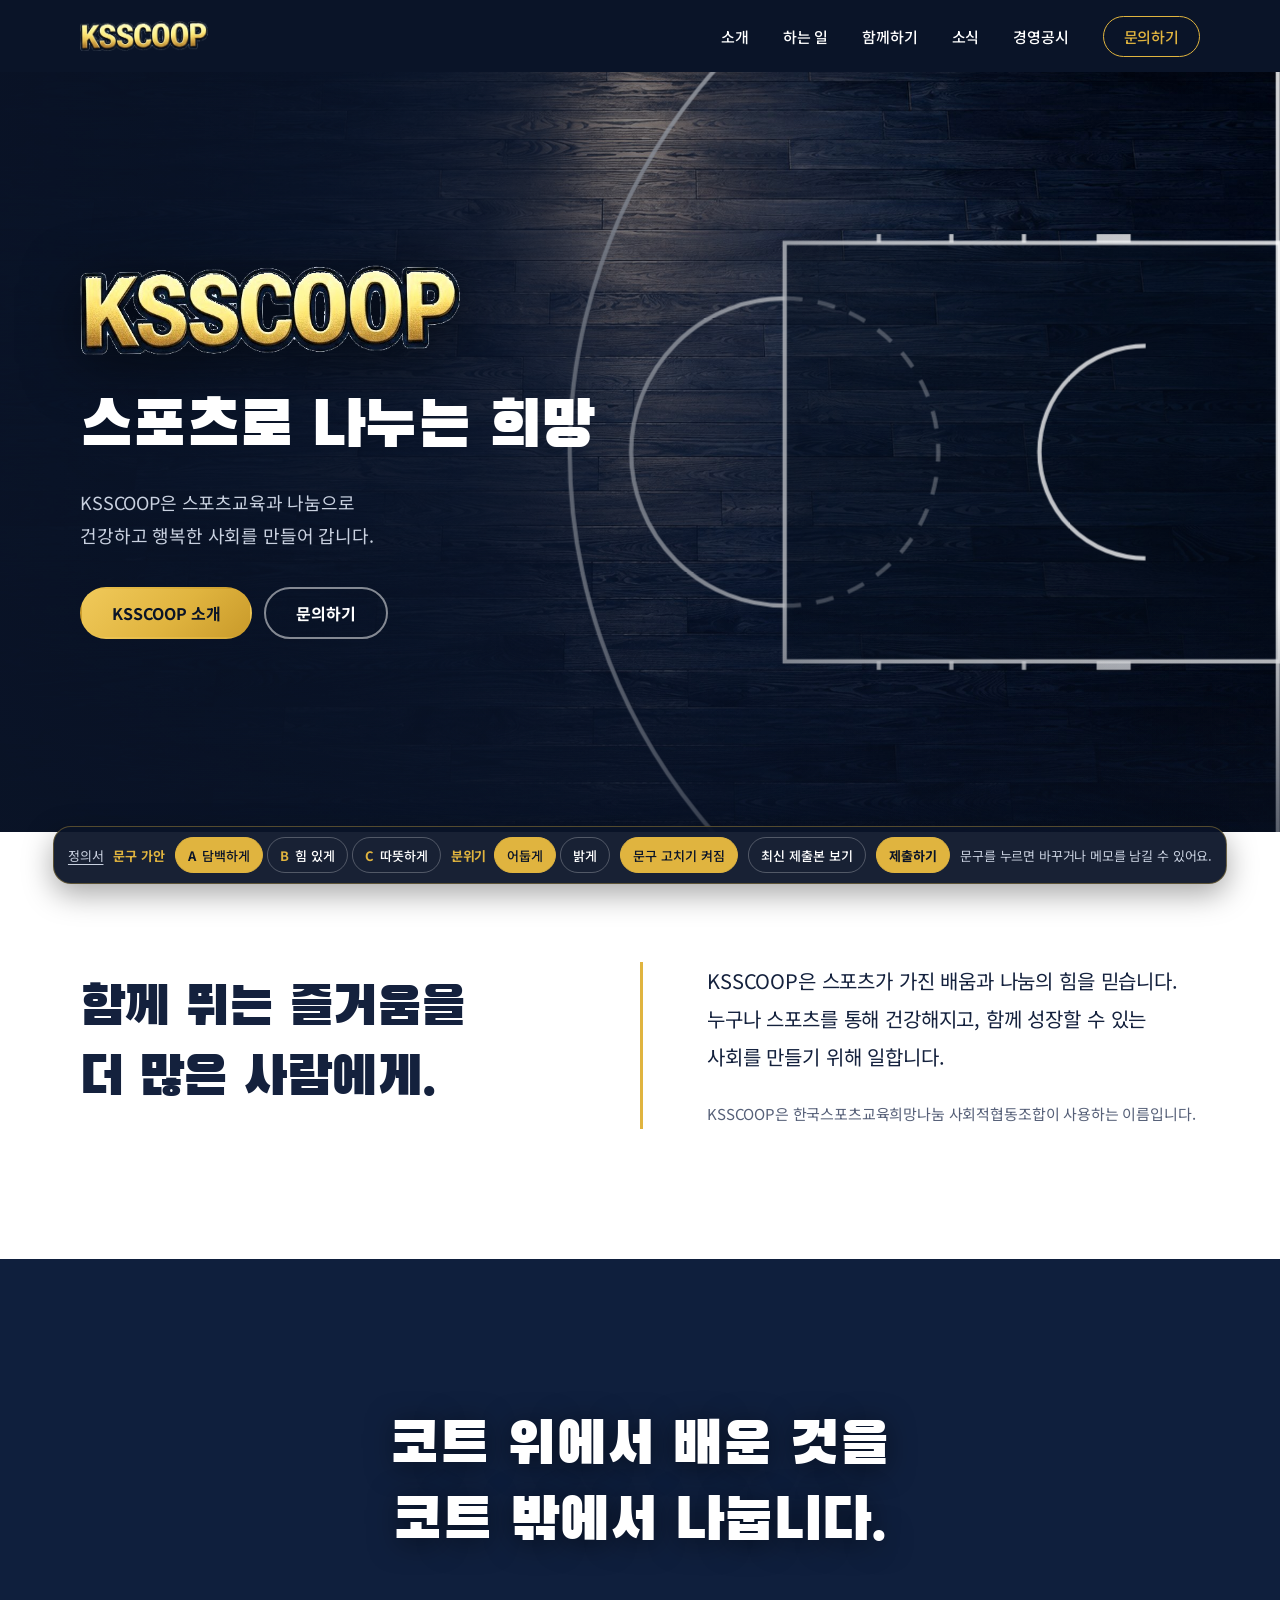
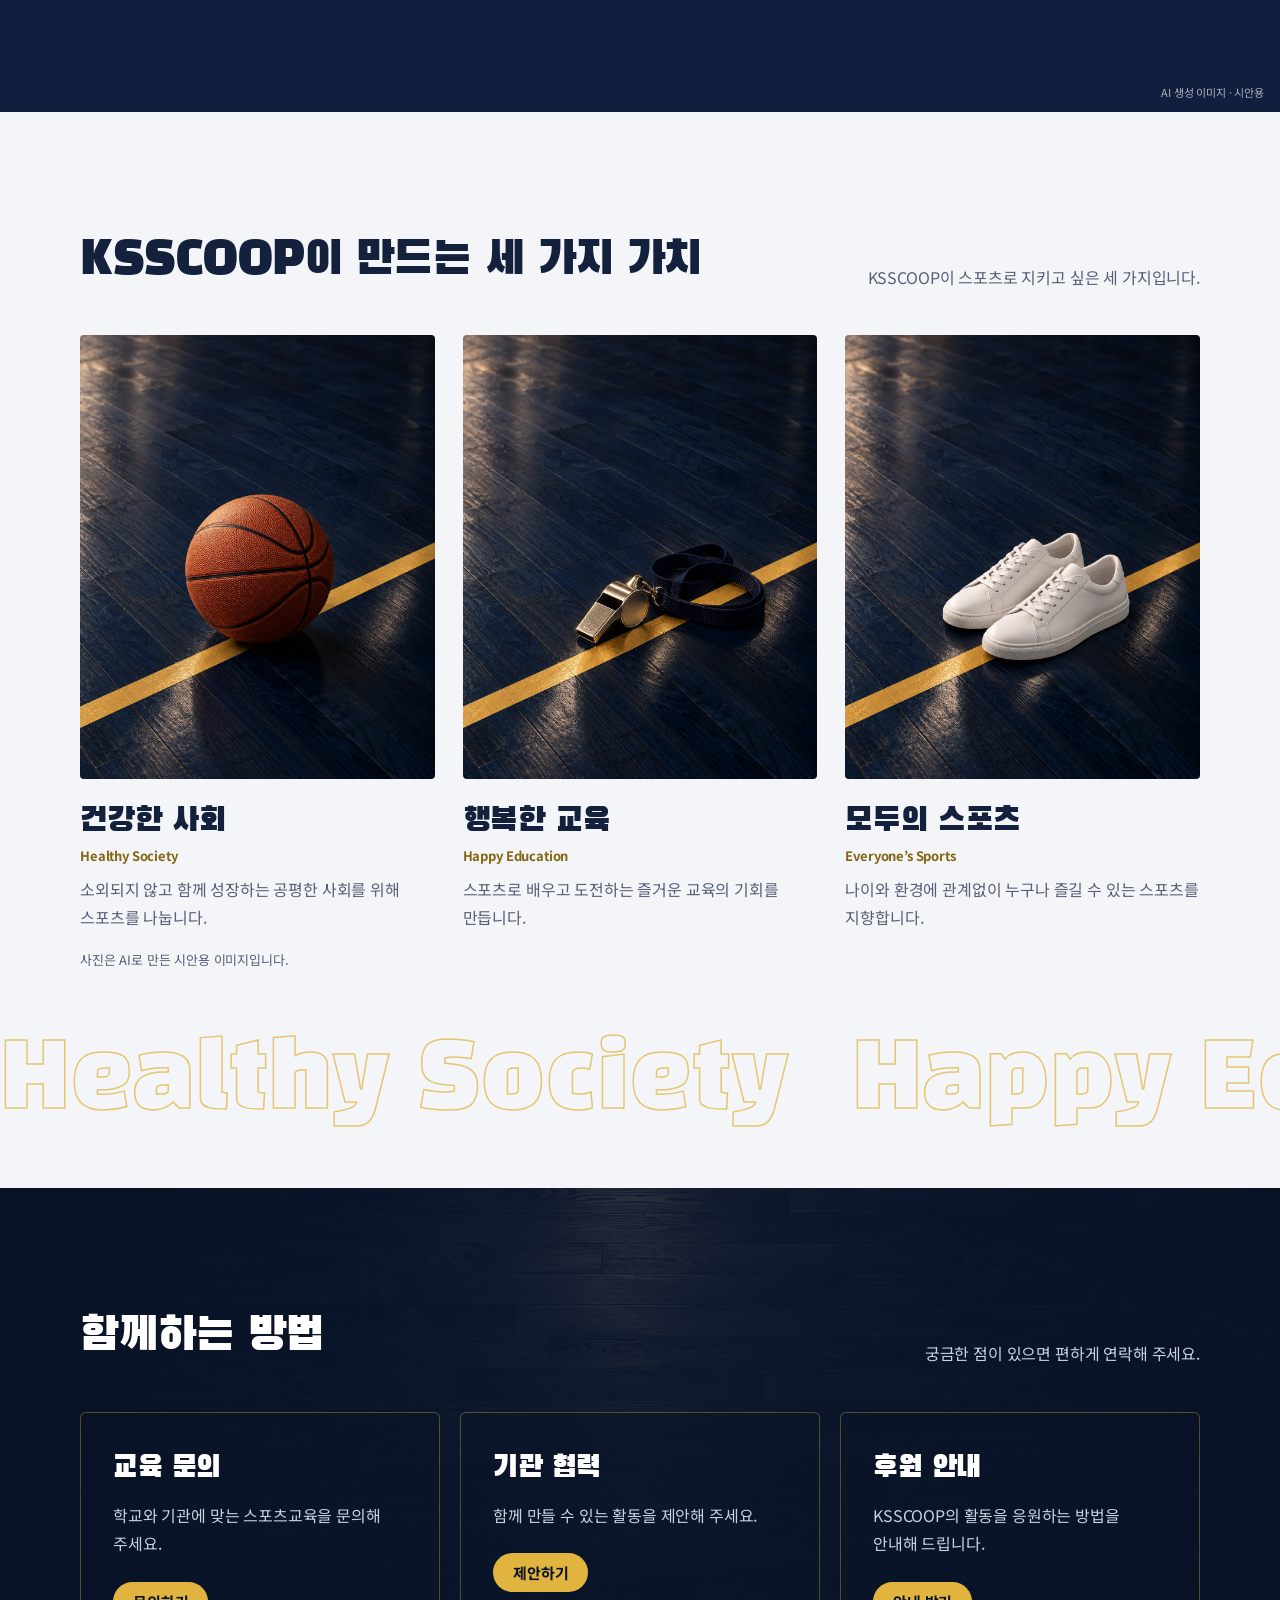
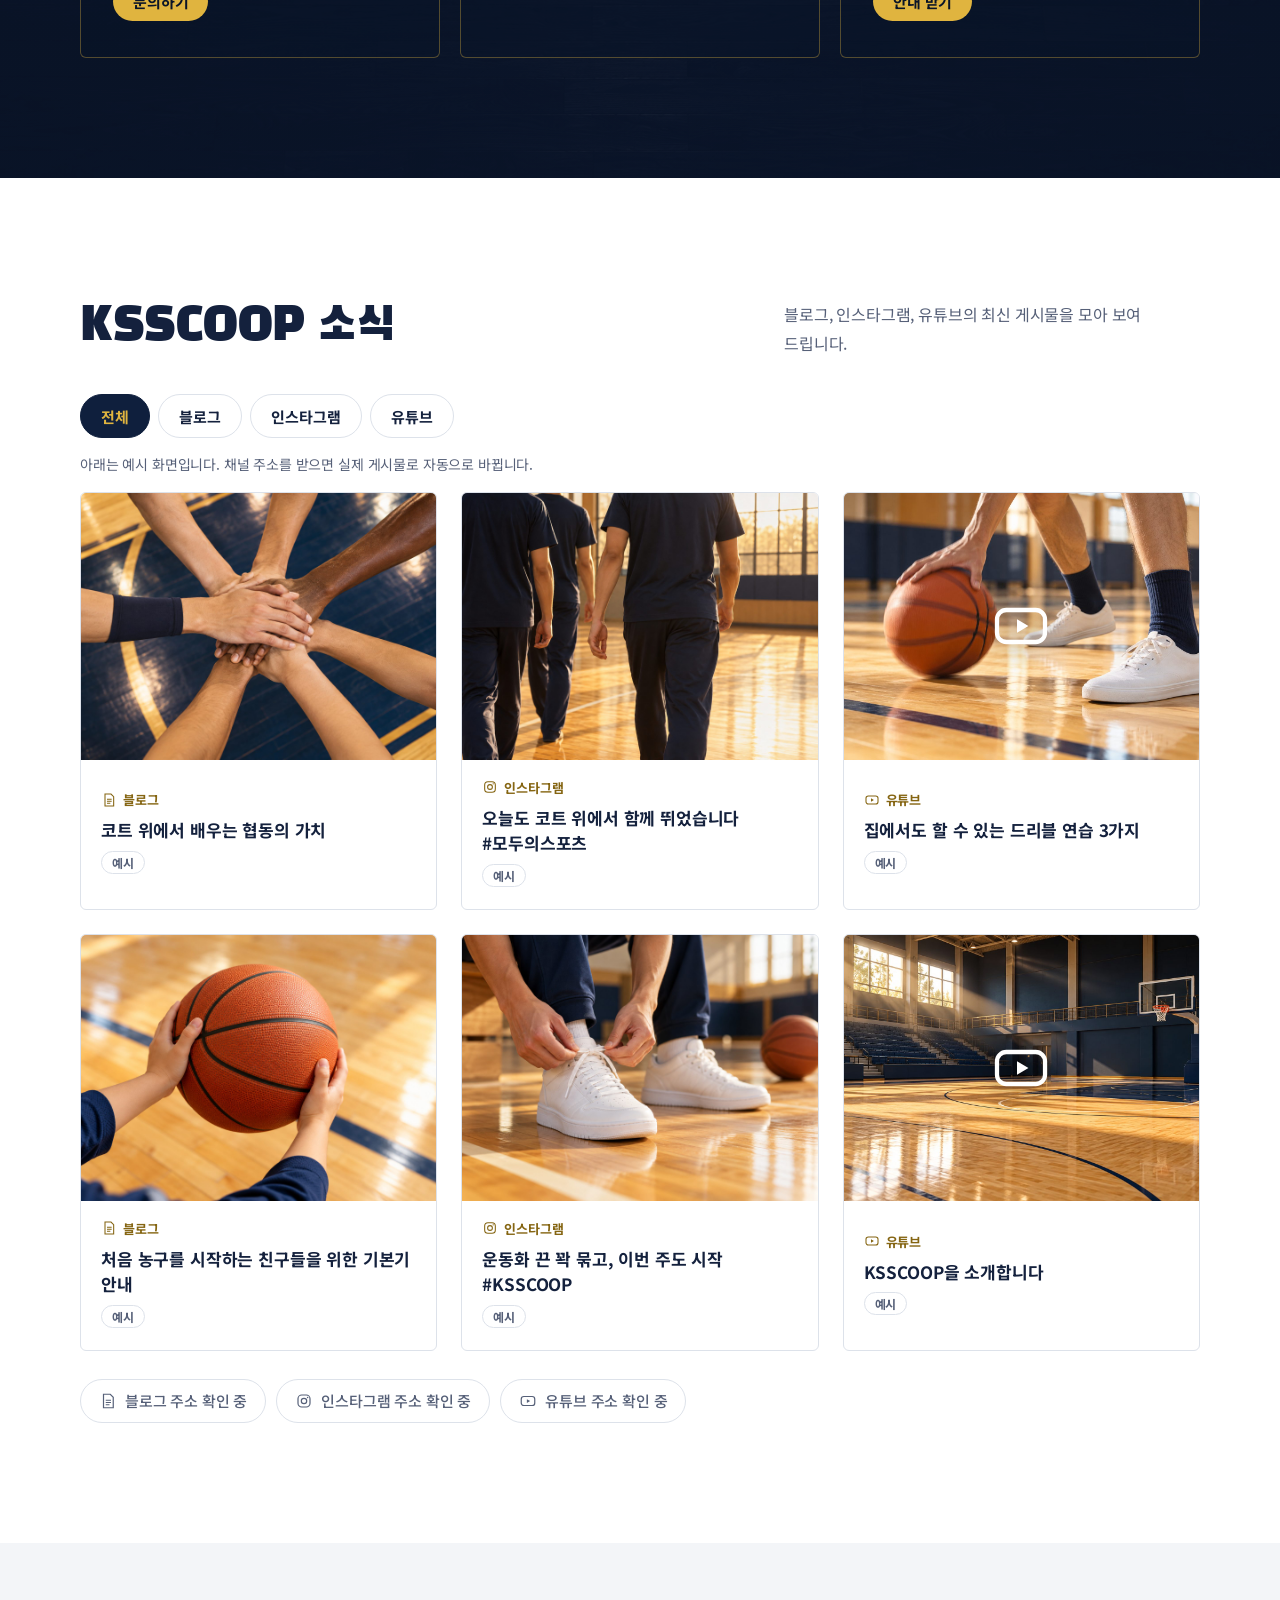
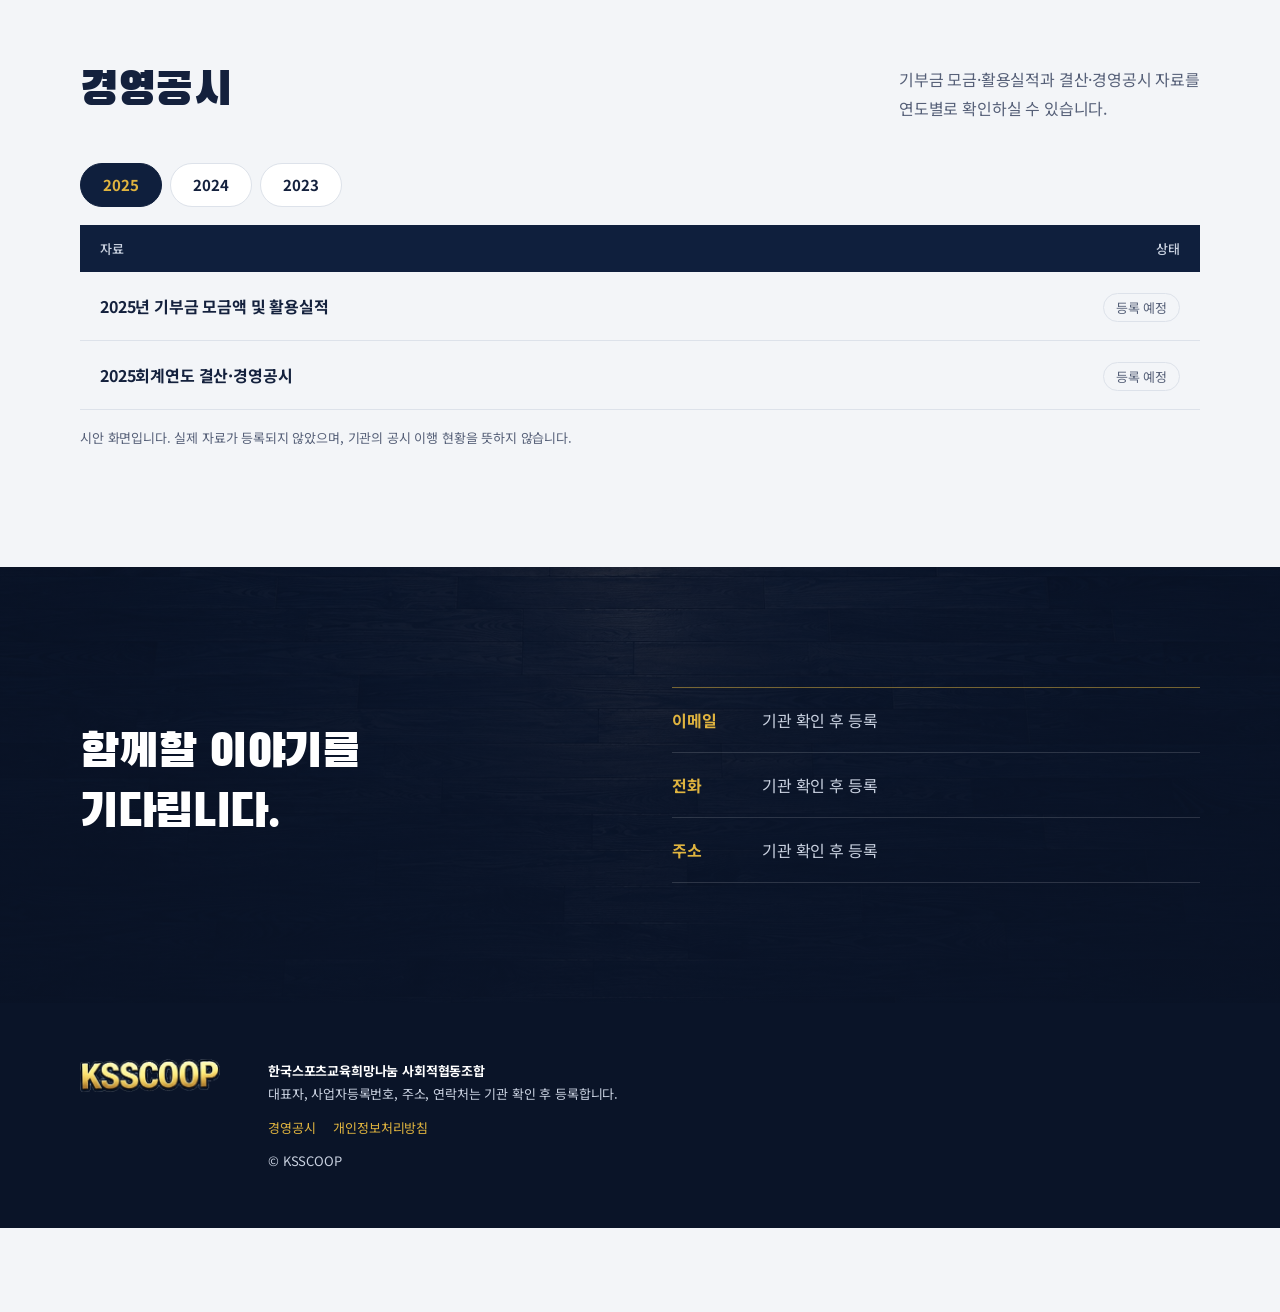
<file: site/index.html>
<!doctype html>
<html lang="ko">
<head>
<meta charset="utf-8">
<meta name="viewport" content="width=device-width,initial-scale=1">
<title>KSSCOOP — 스포츠로 나누는 희망</title>
<meta name="description" content="KSSCOOP 홈페이지 디자인 검토 시안 v4">
<link rel="icon" href="assets/ksscoop-logo.png">
<link rel="preconnect" href="https://fonts.googleapis.com">
<link rel="stylesheet" href="https://fonts.googleapis.com/css2?family=Black+Han+Sans&family=Noto+Sans+KR:wght@400;500;700&display=swap">
<link rel="stylesheet" href="style.css?v=202610261241">
</head>
<body>
<!--SITE-START-->
<a class="skip-link" href="#main">본문으로 바로가기</a>

<header class="site-header">
  <a class="brand" href="#top" aria-label="KSSCOOP 처음으로">
    <img src="assets/ksscoop-logo.png" width="568" height="134" alt="KSSCOOP">
  </a>
  <button class="menu-button" type="button" aria-expanded="false" aria-controls="site-nav" aria-label="메뉴 열기"><span></span><span></span><span></span></button>
  <nav id="site-nav" aria-label="주 메뉴">
    <a href="#about">소개</a>
    <a href="#values">하는 일</a>
    <a href="#join">함께하기</a>
    <a href="#news">소식</a>
    <a href="#disclosure">경영공시</a>
    <a class="nav-cta" href="#contact">문의하기</a>
  </nav>
</header>

<main id="main">
  <section class="hero" id="top">
    <div class="hero-floor" aria-hidden="true"></div>
    <!-- 반쪽 코트(FIBA). 세로 15m = 1000 단위(1m ≈ 66.7), 골밑이 오른쪽. 선 폭은 실제 규격 5cm, 흰색 -->
    <svg class="court" viewBox="0 0 1000 1000" preserveAspectRatio="xMaxYMid slice" aria-hidden="true">
      <rect class="paint" x="613" y="336.5" width="387" height="327"/>
      <g class="lines">
        <line class="line" x1="998.3" y1="0" x2="998.3" y2="1000" pathLength="1"/>
        <rect class="line" x="613" y="336.5" width="387" height="327" pathLength="1"/>
        <path class="line" d="M613 380 A120 120 0 0 0 613 620" pathLength="1"/>
        <path class="line" d="M1000 60 H800.7 A450 450 0 0 0 800.7 940 H1000" pathLength="1"/>
        <path class="line" d="M895 417 A83 83 0 0 0 895 583" pathLength="1"/>
        <!-- 레인 표시: 엔드라인에서 1.75m, 블록 0.4m, 이후 0.85m 간격 -->
        <g class="marks">
          <rect x="856.7" y="329.8" width="26.6" height="6.7"/>
          <rect x="856.7" y="663.5" width="26.6" height="6.7"/>
          <rect x="798.3" y="329.8" width="3.3" height="6.7"/>
          <rect x="798.3" y="663.5" width="3.3" height="6.7"/>
          <rect x="741.6" y="329.8" width="3.3" height="6.7"/>
          <rect x="741.6" y="663.5" width="3.3" height="6.7"/>
          <rect x="684.9" y="329.8" width="3.3" height="6.7"/>
          <rect x="684.9" y="663.5" width="3.3" height="6.7"/>
        </g>
      </g>
      <path class="line soft" d="M613 380 A120 120 0 0 1 613 620"/>
    </svg>
    <div class="hero-shade" aria-hidden="true"></div>
    <div class="wrap hero-inner">
      <div class="logo-shine"><img class="hero-logo" src="assets/ksscoop-logo.png" width="568" height="134" alt="KSSCOOP"></div>
      <h1 data-copy="hero.title"></h1>
      <p class="hero-lead" data-copy="hero.lead"></p>
      <div class="hero-actions">
        <a class="button gold" href="#about">KSSCOOP 소개</a>
        <a class="button line" href="#contact">문의하기</a>
      </div>
    </div>
  </section>

  <section class="about" id="about">
    <div class="wrap about-grid">
      <h2 data-copy="about.title"></h2>
      <div class="about-copy">
        <p data-copy="about.body"></p>
        <p class="legal-name">KSSCOOP은 한국스포츠교육희망나눔 사회적협동조합이 사용하는 이름입니다.</p>
      </div>
    </div>
  </section>

  <section class="statement" aria-label="KSSCOOP의 다짐">
    <div class="wrap">
      <p class="statement-text" data-copy="statement"></p>
    </div>
    <span class="ai-tag">AI 생성 이미지 · 시안용</span>
  </section>

  <section class="values" id="values">
    <div class="wrap">
      <div class="section-head">
        <h2 data-copy="values.title"></h2>
        <p data-copy="values.desc"></p>
      </div>
      <ul class="value-grid">
        <li>
          <figure><img src="assets/ai/value-healthy.jpg" width="1200" height="1500" alt="" loading="lazy" onerror="this.remove()"></figure>
          <h3 data-copy="values.1.name"></h3>
          <span lang="en" data-copy="values.1.en"></span>
          <p data-copy="values.1"></p>
        </li>
        <li>
          <figure><img src="assets/ai/value-education.jpg" width="1200" height="1500" alt="" loading="lazy" onerror="this.remove()"></figure>
          <h3 data-copy="values.2.name"></h3>
          <span lang="en" data-copy="values.2.en"></span>
          <p data-copy="values.2"></p>
        </li>
        <li>
          <figure><img src="assets/ai/value-everyone.jpg" width="1200" height="1500" alt="" loading="lazy" onerror="this.remove()"></figure>
          <h3 data-copy="values.3.name"></h3>
          <span lang="en" data-copy="values.3.en"></span>
          <p data-copy="values.3"></p>
        </li>
      </ul>
      <p class="draft-note">사진은 AI로 만든 시안용 이미지입니다.</p>
    </div>
  </section>

  <div class="marquee" aria-hidden="true">
    <div class="marquee-track">
      <span>Healthy Society</span><span>Happy Education</span><span>Everyone’s Sports</span>
      <span>Healthy Society</span><span>Happy Education</span><span>Everyone’s Sports</span>
    </div>
  </div>

  <section class="join" id="join">
    <div class="wrap">
      <div class="section-head">
        <h2 data-copy="join.title"></h2>
        <p data-copy="join.desc"></p>
      </div>
      <ul class="join-grid">
        <li><a href="#contact"><h3 data-copy="join.1.title"></h3><p data-copy="join.1.text"></p><span class="join-cta">문의하기</span></a></li>
        <li><a href="#contact"><h3 data-copy="join.2.title"></h3><p data-copy="join.2.text"></p><span class="join-cta">제안하기</span></a></li>
        <li><a href="#contact"><h3 data-copy="join.3.title"></h3><p data-copy="join.3.text"></p><span class="join-cta">안내 받기</span></a></li>
      </ul>
    </div>
  </section>

  <section class="news" id="news">
    <div class="wrap">
      <div class="section-head">
        <h2 data-copy="news.title"></h2>
        <p data-copy="news.desc"></p>
      </div>
      <div class="news-tabs" role="tablist" aria-label="채널 선택">
        <button type="button" role="tab" data-channel="all" aria-selected="true">전체</button>
        <button type="button" role="tab" data-channel="blog" aria-selected="false">블로그</button>
        <button type="button" role="tab" data-channel="instagram" aria-selected="false">인스타그램</button>
        <button type="button" role="tab" data-channel="youtube" aria-selected="false">유튜브</button>
      </div>
      <p class="news-notice">아래는 예시 화면입니다. 채널 주소를 받으면 실제 게시물로 자동으로 바뀝니다.</p>
      <ul class="news-grid" aria-live="polite"></ul>
      <div class="channel-links"></div>
    </div>
  </section>

  <section class="disclosure" id="disclosure">
    <div class="wrap">
      <div class="section-head">
        <h2>경영공시</h2>
        <p data-copy="disclosure.desc"></p>
      </div>
      <div class="year-tabs" role="tablist" aria-label="공시 연도"></div>
      <table class="doc-table">
        <thead><tr><th scope="col">자료</th><th scope="col">상태</th></tr></thead>
        <tbody>
          <tr><td class="doc-title" data-label="donation"></td><td><span class="status">등록 예정</span></td></tr>
          <tr><td class="doc-title" data-label="report"></td><td><span class="status">등록 예정</span></td></tr>
        </tbody>
      </table>
      <p class="draft-note">시안 화면입니다. 실제 자료가 등록되지 않았으며, 기관의 공시 이행 현황을 뜻하지 않습니다.</p>
    </div>
  </section>

  <section class="contact" id="contact">
    <div class="wrap contact-inner">
      <h2 data-copy="contact.title"></h2>
      <dl class="contact-list">
        <div><dt>이메일</dt><dd>기관 확인 후 등록</dd></div>
        <div><dt>전화</dt><dd>기관 확인 후 등록</dd></div>
        <div><dt>주소</dt><dd>기관 확인 후 등록</dd></div>
      </dl>
    </div>
  </section>
</main>

<footer class="site-footer">
  <div class="wrap footer-inner">
    <img src="assets/ksscoop-logo.png" width="568" height="134" alt="KSSCOOP">
    <div class="footer-info">
      <p class="footer-name">한국스포츠교육희망나눔 사회적협동조합</p>
      <p>대표자, 사업자등록번호, 주소, 연락처는 기관 확인 후 등록합니다.</p>
      <p class="footer-links"><a href="#disclosure">경영공시</a><a href="#privacy" id="privacy-link">개인정보처리방침</a></p>
      <p class="copyright">© KSSCOOP</p>
    </div>
  </div>
</footer>

<dialog id="privacy">
  <h2>개인정보처리방침</h2>
  <p>검토용 시안입니다. 실제 서비스에서는 기관이 확정한 개인정보처리방침을 게시합니다.</p>
  <button type="button" class="button gold" data-close>닫기</button>
</dialog>

<!-- 검토 도구: 문구 가안 선택, 직접 수정, 수정 요청 -->
<div class="review-bar">
  <a class="review-doc" href="../index.html">정의서</a>
  <span class="review-title">문구 가안</span>
  <div class="review-variants" role="group" aria-label="전체 문구 가안 선택"></div>
  <div class="review-variants review-theme" role="group" aria-label="전체 분위기">
    <span class="review-title">분위기</span>
    <button type="button" data-theme="dark" aria-pressed="true">어둡게</button>
    <button type="button" data-theme="light" aria-pressed="false">밝게</button>
  </div>
  <button type="button" class="review-toggle" aria-pressed="true">문구 고치기 켜짐</button>
  <button type="button" class="review-load">최신 제출본 보기</button>
  <button type="button" class="review-submit">제출하기</button>
  <span class="review-status" aria-live="polite"></span>
</div>
<div class="copy-pop" role="dialog" aria-label="문구 바꾸기" hidden>
  <p class="pop-label"></p>
  <div class="pop-options"></div>
  <label class="pop-custom-label" for="pop-custom">직접 고치기</label>
  <textarea id="pop-custom" rows="3" maxlength="400" placeholder="원하는 문구를 적어 주세요"></textarea>
  <label class="pop-custom-label" for="pop-memo">메모 (선택)</label>
  <textarea id="pop-memo" rows="2" maxlength="400" placeholder="이 문구에 대한 의견을 적어 주세요"></textarea>
  <div class="pop-actions">
    <button type="button" class="pop-apply">적용</button>
    <button type="button" class="pop-reset">처음 문구로</button>
    <button type="button" class="pop-close">닫기</button>
  </div>
  <p class="pop-note"></p>
</div>
<dialog id="submit-dialog" class="submit-dialog">
  <form method="dialog" id="submit-form">
    <h2>고친 내용 제출하기</h2>
    <p class="submit-summary"></p>
    <label for="submit-name">이름</label>
    <input id="submit-name" name="name" maxlength="40" required placeholder="예: 홍성욱">
    <label for="submit-memo">전체 의견 (선택)</label>
    <textarea id="submit-memo" name="memo" rows="3" maxlength="1000" placeholder="전체적으로 하실 말씀이 있으면 적어 주세요"></textarea>
    <p class="submit-note">이름과 문구만 저장합니다. 연락처 등 개인정보는 적지 말아 주세요.</p>
    <p class="submit-result" aria-live="polite"></p>
    <div class="pop-actions">
      <button type="submit" class="pop-apply" value="send">제출</button>
      <button type="button" class="pop-close" data-close-submit>닫기</button>
    </div>
  </form>
</dialog>
<!--SITE-END-->

<script src="copy.js?v=202610261241"></script>
<script src="news.js?v=202610261241"></script>
<script src="app.js?v=202610261241"></script>
</body>
</html>
</file>
<file: site/style.css>
/* Court floor: the hero is a navy hardwood floor with one basket end of the court painted on it.
   Everything below stays quiet so that one image carries the page. */
:root {
  --court: #0f1f3d;       /* hero, contact */
  --court-deep: #0a1428;  /* header, footer */
  --gold: #e0b43f;        /* CI gold: lines, primary button, on navy only */
  --gold-ink: #856512;    /* gold for small text on light backgrounds */
  --paper: #f3f5f8;       /* cool light ground that sits with navy */
  --white: #ffffff;
  --ink: #14213d;
  --muted: #566078;
  --line: #dde2ea;
  --on-court: #c9d1e0;
  --display: 'Black Han Sans', 'Noto Sans KR', sans-serif;
  --body: 'Noto Sans KR', 'Apple SD Gothic Neo', 'Malgun Gothic', sans-serif;
}

* { box-sizing: border-box; }
html { scroll-behavior: smooth; scroll-padding-top: 76px; }
body { margin: 0; background: var(--paper); color: var(--ink); font-family: var(--body); word-break: keep-all; letter-spacing: -0.01em; }
a { color: inherit; text-decoration: none; }
img { max-width: 100%; height: auto; display: block; }
h1, h2, h3, p { margin: 0; }
h1, h2 { font-family: var(--display); font-weight: 400; letter-spacing: -0.01em; text-wrap: balance; }
h2 { font-size: clamp(30px, 3.6vw, 46px); line-height: 1.3; }
a:focus-visible, button:focus-visible { outline: 3px solid var(--gold); outline-offset: 3px; }

.wrap { width: min(1120px, 100% - 40px); margin: 0 auto; }
.skip-link { position: absolute; left: -999px; }
.skip-link:focus { left: 16px; top: 16px; z-index: 100; background: var(--white); padding: 10px 14px; }
.draft-note { font-size: 13px; color: var(--muted); margin-top: 18px; }

.preview-bar { background: var(--court-deep); color: var(--on-court); font-size: 12px; padding: 7px 20px; text-align: center; border-bottom: 1px solid rgba(224, 180, 63, 0.2); }

/* Header sits on the court */
.site-header {
  position: sticky; top: 0; z-index: 20;
  height: 72px; padding: 0 max(20px, calc((100% - 1120px) / 2));
  display: flex; align-items: center; justify-content: space-between;
  background: var(--court-deep); color: var(--white);
}
.brand img { width: 128px; }
.site-header nav { display: flex; align-items: center; gap: 34px; font-size: 15px; font-weight: 500; }
.site-header nav a:hover { color: var(--gold); }
.site-header .nav-cta { border: 1px solid var(--gold); color: var(--gold); padding: 9px 20px; border-radius: 999px; }
.site-header .nav-cta:hover { background: var(--gold); color: var(--court-deep); }
.menu-button { display: none; }

.button {
  display: inline-flex; align-items: center; justify-content: center;
  min-height: 52px; padding: 0 30px; border-radius: 999px; white-space: nowrap;
  font: 700 16px var(--body); border: 2px solid transparent; cursor: pointer;
}
.button.gold { background: var(--gold); color: var(--court-deep); }
.button.gold:hover { background: #ecc65f; }
.button.line { border-color: rgba(255, 255, 255, 0.5); color: var(--white); }
.button.line:hover { border-color: var(--gold); color: var(--gold); }

/* Hero: the floor is the stage, one basket end of the court is painted on it, the message sits on the left */
.hero { position: relative; background: var(--court); color: var(--white); overflow: hidden; isolation: isolate; }
.hero-floor {
  position: absolute; inset: 0; z-index: -3;
  background: url("assets/ai/court-floor.jpg") 60% 30% / cover no-repeat, var(--court);
}
.court { position: absolute; inset: 0; width: 100%; height: 100%; z-index: -2; }
.paint { fill: #07101f; opacity: 0.45; }
.line { fill: none; stroke: #ffffff; stroke-width: 3.33; stroke-opacity: 0.82; }
.marks rect { fill: #ffffff; fill-opacity: 0.82; }
.line.soft { stroke-opacity: 0.3; stroke-dasharray: 14 12; }
.hero-shade {
  position: absolute; inset: 0; z-index: -1;
  background:
    linear-gradient(90deg, rgba(10, 20, 40, 0.92) 0%, rgba(10, 20, 40, 0.72) 38%, rgba(10, 20, 40, 0.15) 70%, rgba(10, 20, 40, 0) 100%),
    linear-gradient(0deg, rgba(10, 20, 40, 0.6) 0%, rgba(10, 20, 40, 0) 30%);
}
.hero-inner {
  min-height: min(760px, calc(100svh - 72px)); padding: 96px 0;
  display: flex; flex-direction: column; justify-content: center; align-items: flex-start;
}
.hero-logo { width: min(380px, 70vw); filter: drop-shadow(0 10px 28px rgba(0, 0, 0, 0.5)); }
.hero h1 { font-size: clamp(40px, 5vw, 68px); line-height: 1.18; margin-top: 36px; max-width: 12em; text-wrap: balance; }
.hero-lead { font-size: 18px; line-height: 1.8; color: var(--on-court); margin-top: 20px; max-width: 30em; }
.hero-actions { display: flex; gap: 12px; flex-wrap: wrap; margin-top: 36px; }

@media (prefers-reduced-motion: no-preference) {
  .lines .line { stroke-dasharray: 1; stroke-dashoffset: 0; animation: draw 2s cubic-bezier(.6, 0, .2, 1) both; }
  .paint, .marks, .soft { animation: fade 1s 1.2s ease both; }
  .hero-inner > * { animation: rise 0.8s cubic-bezier(.2, .8, .2, 1) both; }
  .hero-inner > :nth-child(2) { animation-delay: 0.1s; }
  .hero-inner > :nth-child(3) { animation-delay: 0.2s; }
  .hero-inner > :nth-child(4) { animation-delay: 0.3s; }
  @keyframes draw { from { stroke-dashoffset: 1; } }
  @keyframes fade { from { opacity: 0; } }
  @keyframes rise { from { opacity: 0; transform: translateY(14px); } }
}

/* About */
.about { padding: 130px 0; background: var(--white); }
.about-grid { display: grid; grid-template-columns: 1fr 1fr; gap: 0; align-items: center; }
.about h2 { font-size: clamp(34px, 4.2vw, 56px); padding-right: 64px; }
.about-copy { padding-left: 64px; border-left: 3px solid var(--gold); }
.about-copy p { font-size: 20px; line-height: 1.9; }
.about-copy .legal-name { font-size: 15px; color: var(--muted); margin-top: 24px; }

/* Shared section heading: title left, one line of context right */
.section-head { display: flex; justify-content: space-between; align-items: flex-end; gap: 24px; flex-wrap: wrap; }
.section-head > p { font-size: 16px; line-height: 1.8; color: var(--muted); max-width: 26em; }

/* Statement band over the gold line photo */
.statement {
  position: relative; color: var(--white); padding: 150px 0; text-align: center;
  background: linear-gradient(rgba(10, 20, 40, 0.55), rgba(10, 20, 40, 0.7)), url("assets/ai/gold-line-detail.jpg") center / cover no-repeat, var(--court);
}
.statement-text { font: 400 clamp(32px, 4.6vw, 60px)/1.3 var(--display); text-shadow: 0 4px 28px rgba(0, 0, 0, 0.5); text-wrap: balance; }
.ai-tag { position: absolute; right: 16px; bottom: 12px; font-size: 11px; color: rgba(255, 255, 255, 0.65); }

/* Values: three portrait still-lifes */
.values { padding: 120px 0 56px; background: var(--paper); }
.value-grid { list-style: none; margin: 44px 0 0; padding: 0; display: grid; grid-template-columns: repeat(3, minmax(0, 1fr)); gap: 28px; }
.value-grid figure { margin: 0 0 22px; aspect-ratio: 4 / 5; overflow: hidden; border-radius: 4px; background: linear-gradient(160deg, #1b315c, var(--court-deep)); }
.value-grid img { width: 100%; height: 100%; object-fit: cover; transition: transform 0.6s ease; }
.value-grid li:hover img { transform: scale(1.03); }
.value-grid h3 { font: 400 clamp(26px, 2.6vw, 34px) var(--display); }
.value-grid span { display: block; font-size: 13px; font-weight: 700; color: var(--gold-ink); margin: 4px 0 10px; }
.value-grid p { font-size: 16px; line-height: 1.8; color: var(--muted); }

/* Join: dark floor, three clear tiles */
.join {
  padding: 120px 0; color: var(--white);
  background: linear-gradient(rgba(10, 20, 40, 0.86), rgba(10, 20, 40, 0.92)), url("assets/ai/court-floor.jpg") center 40% / cover no-repeat, var(--court);
}
.join .section-head > p { color: var(--on-court); }
.join-grid { list-style: none; margin: 44px 0 0; padding: 0; display: grid; grid-template-columns: repeat(3, minmax(0, 1fr)); gap: 20px; }
.join-grid a {
  display: grid; gap: 14px; align-content: start; height: 100%; padding: 36px 32px;
  border: 1px solid rgba(224, 180, 63, 0.35); border-radius: 6px; background: rgba(10, 20, 40, 0.45);
  transition: border-color 0.2s, background-color 0.2s, transform 0.2s;
}
.join-grid a:hover { border-color: var(--gold); background: rgba(10, 20, 40, 0.7); transform: translateY(-3px); }
.join-grid h3 { font: 400 30px var(--display); }
.join-grid p { color: var(--on-court); font-size: 16px; line-height: 1.8; }
.join-cta {
  justify-self: start; margin-top: 10px; padding: 9px 20px; border-radius: 999px;
  background: var(--gold); color: var(--court-deep); font-weight: 700; font-size: 15px;
}

/* News: blog, Instagram, YouTube */
.news { padding: 120px 0; background: var(--white); }
.news-tabs { display: flex; gap: 8px; flex-wrap: wrap; margin: 36px 0 24px; }
.news-tabs button {
  min-height: 44px; padding: 0 20px; border-radius: 999px; cursor: pointer;
  border: 1px solid var(--line); background: var(--white); color: var(--ink); font: 700 15px var(--body);
}
.news-tabs button[aria-selected="true"] { background: var(--court); border-color: var(--court); color: var(--gold); }
.news-grid { list-style: none; margin: 0; padding: 0; display: grid; grid-template-columns: repeat(3, minmax(0, 1fr)); gap: 24px; }
.news-link { display: grid; height: 100%; border-radius: 6px; overflow: hidden; border: 1px solid var(--line); background: var(--white); transition: box-shadow 0.2s; }
a.news-link:hover { box-shadow: 0 10px 30px rgba(15, 31, 61, 0.12); }
.news-card .thumb { aspect-ratio: 4 / 3; background: var(--paper); display: grid; place-items: center; color: #b8c0cf; overflow: hidden; }
.news-card .thumb img { position: absolute; inset: 0; width: 100%; height: 100%; object-fit: cover; }
.news-card .thumb svg { width: 56px; height: 56px; }
.news-body { padding: 18px 20px 22px; display: grid; gap: 8px; align-content: start; }
.news-body h3 { font-size: 17px; font-weight: 700; line-height: 1.5; display: -webkit-box; -webkit-line-clamp: 2; -webkit-box-orient: vertical; overflow: hidden; }
.news-body time, .empty-note { font-size: 13px; color: var(--muted); }
.chip { display: inline-flex; align-items: center; gap: 6px; justify-self: start; font-size: 13px; font-weight: 700; color: var(--gold-ink); }
.chip svg { width: 16px; height: 16px; }
.news-notice { font-size: 14px; color: var(--muted); margin: -8px 0 18px; }
.news-card .thumb { position: relative; }
.news-card .play { position: absolute; inset: 0; display: grid; place-items: center; color: var(--white); }
.news-card .play svg { width: 64px; height: 64px; filter: drop-shadow(0 4px 12px rgba(0, 0, 0, 0.5)); }
.news-card.is-demo .thumb img { object-position: center; }
.demo-tag { justify-self: start; font-size: 12px; font-weight: 700; color: var(--muted); border: 1px solid var(--line); border-radius: 999px; padding: 2px 10px; }
.channel-links { display: flex; gap: 10px; flex-wrap: wrap; margin-top: 28px; }
.channel-link {
  display: inline-flex; align-items: center; gap: 8px; min-height: 44px; padding: 0 18px; border-radius: 999px;
  border: 1px solid var(--ink); font-weight: 700; font-size: 15px;
}
.channel-link svg { width: 18px; height: 18px; }
.channel-link:hover { background: var(--court); color: var(--gold); border-color: var(--court); }
.channel-link.is-pending { border-color: var(--line); color: var(--muted); font-weight: 500; }
.channel-link.is-pending:hover { background: none; color: var(--muted); border-color: var(--line); }

/* Disclosure */
.disclosure { padding: 120px 0; background: var(--paper); }
.year-tabs { display: flex; gap: 8px; flex-wrap: wrap; margin: 40px 0 18px; }
.year-tabs button {
  min-height: 44px; padding: 0 22px; border-radius: 999px; cursor: pointer;
  border: 1px solid var(--line); background: var(--white); color: var(--ink); font: 700 15px var(--body);
}
.year-tabs button[aria-selected="true"] { background: var(--court); border-color: var(--court); color: var(--gold); }
.doc-table { width: 100%; border-collapse: collapse; font-size: 16px; }
.doc-table th { background: var(--court); color: var(--on-court); font-size: 13px; font-weight: 500; text-align: left; padding: 14px 20px; }
.doc-table th:last-child, .doc-table td:last-child { text-align: right; width: 140px; }
.doc-table td { padding: 22px 20px; border-bottom: 1px solid var(--line); }
.doc-title { font-weight: 700; }
.status { font-size: 13px; color: var(--muted); border: 1px solid var(--line); border-radius: 999px; padding: 4px 12px; white-space: nowrap; }

/* Contact */
.contact {
  color: var(--white); padding: 120px 0;
  background: linear-gradient(rgba(10, 20, 40, 0.82), rgba(10, 20, 40, 0.9)), url("assets/ai/court-floor.jpg") center 70% / cover no-repeat, var(--court);
}
.contact-inner { display: grid; grid-template-columns: 1fr 1fr; gap: 64px; align-items: center; }
.contact-list { margin: 0; border-top: 1px solid rgba(224, 180, 63, 0.5); }
.contact-list div { display: grid; grid-template-columns: 90px 1fr; padding: 20px 0; border-bottom: 1px solid rgba(255, 255, 255, 0.14); }
.contact-list dt { color: var(--gold); font-weight: 700; }
.contact-list dd { margin: 0; color: var(--on-court); }

/* Footer */
.site-footer { background: var(--court-deep); color: var(--on-court); padding: 56px 0; font-size: 13px; line-height: 1.8; }
.footer-inner { display: flex; gap: 48px; align-items: flex-start; flex-wrap: wrap; }
.footer-inner img { width: 140px; }
.footer-name { color: var(--white); font-weight: 700; }
.footer-links { display: flex; gap: 18px; margin-top: 10px; }
.footer-links a { color: var(--gold); }
.copyright { margin-top: 10px; }

dialog { border: 0; border-radius: 14px; padding: 32px; max-width: min(440px, 100% - 32px); }
dialog::backdrop { background: rgba(10, 20, 40, 0.6); }
dialog h2 { font-size: 24px; margin-bottom: 12px; }
dialog p { line-height: 1.8; color: var(--muted); margin-bottom: 20px; }

/* Mobile */
@media (max-width: 860px) {
  .site-header { height: 62px; }
  .brand img { width: 110px; }
  .menu-button {
    display: flex; flex-direction: column; justify-content: center; gap: 5px;
    width: 44px; height: 44px; border: 0; background: none; cursor: pointer; padding: 10px;
  }
  .menu-button span { height: 2px; background: var(--white); border-radius: 2px; }
  .site-header nav {
    display: none; position: absolute; top: 62px; left: 0; right: 0;
    flex-direction: column; align-items: stretch; gap: 0;
    background: var(--court-deep); padding: 4px 20px 20px; border-top: 1px solid rgba(255, 255, 255, 0.1);
  }
  .site-header nav.open { display: flex; }
  .site-header nav a { padding: 14px 0; border-bottom: 1px solid rgba(255, 255, 255, 0.1); }
  .site-header .nav-cta { margin-top: 14px; text-align: center; border-bottom: 1px solid var(--gold); }
  html { scroll-padding-top: 66px; }

  .court { opacity: 0.8; }
  .hero-shade { background: linear-gradient(180deg, rgba(10, 20, 40, 0.75) 0%, rgba(10, 20, 40, 0.55) 55%, rgba(10, 20, 40, 0.85) 100%); }
  .hero-inner { min-height: 0; padding: 72px 0 64px; }
  .hero h1 { margin-top: 28px; }
  .hero-lead { font-size: 16px; }
  .hero-actions { width: 100%; }
  .hero-actions .button { flex: 1 1 140px; padding: 0 16px; }

  .about, .values, .disclosure, .contact { padding: 72px 0; }
  .about-grid, .contact-inner { grid-template-columns: 1fr; gap: 28px; }
  .about-copy p { font-size: 16px; }
  .statement { padding: 96px 0; }
  .value-grid { grid-template-columns: 1fr; gap: 40px; margin-top: 32px; }
  .value-grid figure { aspect-ratio: 4 / 3; }
  .join, .news { padding: 72px 0; }
  .join-grid, .news-grid { grid-template-columns: 1fr; margin-top: 28px; gap: 14px; }
  .join-grid a { padding: 28px 24px; }
  .news-tabs { margin: 24px 0 18px; }
  .news-tabs button { padding: 0 14px; }
  .about-grid { grid-template-columns: 1fr; gap: 28px; }
  .about h2 { padding-right: 0; }
  .about-copy { padding-left: 20px; }
  .about-copy p { font-size: 17px; }
  .doc-table th:last-child, .doc-table td:last-child { width: 96px; }
  .doc-table td { padding: 18px 12px; font-size: 15px; }
  .doc-table th { padding: 12px; }
}

/* ───────── 검토 도구 ───────── */
body { padding-bottom: 84px; }
.copy-editing [data-copy] { cursor: pointer; border-radius: 4px; outline: 1px dashed transparent; outline-offset: 6px; transition: outline-color 0.15s, background-color 0.15s; }
.copy-editing [data-copy]:hover, .copy-editing [data-copy]:focus-visible { outline-color: var(--gold); background-color: rgba(224, 180, 63, 0.08); }
.copy-editing [data-copy][data-variant="X"] { outline-color: rgba(224, 180, 63, 0.6); }

.review-bar {
  position: fixed; z-index: 50; left: 50%; bottom: 16px; transform: translateX(-50%);
  width: max-content; max-width: calc(100% - 24px);
  display: flex; align-items: center; gap: 10px; flex-wrap: wrap; justify-content: center;
  padding: 10px 14px; border-radius: 18px;
  background: rgba(10, 20, 40, 0.94); color: var(--white); font-size: 13px;
  box-shadow: 0 10px 30px rgba(0, 0, 0, 0.35); border: 1px solid rgba(224, 180, 63, 0.35);
}
.review-title { font-weight: 700; color: var(--gold); }
.review-doc { color: var(--on-court); text-decoration: underline; text-underline-offset: 3px; }
.review-variants { display: flex; gap: 4px; }
.review-bar button {
  min-height: 36px; padding: 0 12px; border-radius: 999px; cursor: pointer;
  border: 1px solid rgba(255, 255, 255, 0.25); background: transparent; color: var(--white); font: 500 13px var(--body);
}
.review-bar button b { color: var(--gold); margin-right: 2px; }
.review-bar button[aria-pressed="true"] { background: var(--gold); color: var(--court-deep); border-color: var(--gold); }
.review-bar button[aria-pressed="true"] b { color: var(--court-deep); }
.review-status { color: var(--on-court); max-width: 320px; }

.copy-pop {
  position: absolute; z-index: 60; padding: 18px; border-radius: 14px;
  background: var(--white); color: var(--ink); box-shadow: 0 18px 48px rgba(10, 20, 40, 0.3);
  border: 1px solid var(--line); font-family: var(--body); text-align: left;
}
.pop-label { font-weight: 700; margin-bottom: 10px; }
.pop-options { display: grid; gap: 6px; }
.pop-option {
  display: grid; gap: 2px; text-align: left; padding: 10px 12px; border-radius: 10px; cursor: pointer;
  border: 1px solid var(--line); background: var(--paper); color: var(--ink); font: 400 14px/1.5 var(--body);
}
.pop-option b { font-size: 12px; color: var(--gold-ink); }
.pop-option[aria-pressed="true"] { border-color: var(--court); box-shadow: inset 0 0 0 1px var(--court); }
.pop-custom-label { display: block; font-size: 13px; font-weight: 700; margin: 14px 0 6px; }
.copy-pop textarea { width: 100%; border: 1px solid var(--line); border-radius: 10px; padding: 10px; font: 14px/1.6 var(--body); resize: vertical; }
.pop-actions { display: flex; flex-wrap: wrap; gap: 6px; margin-top: 10px; }
.pop-actions button { min-height: 38px; padding: 0 14px; border-radius: 999px; cursor: pointer; font: 700 13px var(--body); border: 1px solid var(--line); background: var(--white); color: var(--ink); }
.pop-actions .pop-apply { background: var(--court); border-color: var(--court); color: var(--white); }
.pop-actions .pop-comment { border-color: var(--gold-ink); color: var(--gold-ink); }
.pop-note { font-size: 13px; color: #b3261e; margin-top: 8px; }
.pop-note:empty { display: none; }

@media (max-width: 860px) {
  body { padding-bottom: 150px; }
  .review-bar { bottom: 10px; padding: 10px; gap: 8px; }
  .review-status { max-width: 100%; text-align: center; flex-basis: 100%; }
}

/* ───────── 밝은 분위기 버전 (비교용, 페이지 전체) ───────── */
.hero-light .site-header { background: #fbf8f2; color: var(--ink); border-bottom: 1px solid #e7dfd0; }
.hero-light .site-header nav a:hover { color: var(--gold-ink); }
.hero-light .site-header .nav-cta { border-color: var(--ink); color: var(--ink); }
.hero-light .site-header .nav-cta:hover { background: var(--ink); color: var(--white); }
.hero-light .menu-button span { background: var(--ink); }
.hero-light .hero { background: #eadcc2; color: var(--ink); }
.hero-light .hero-floor { background: url("assets/ai/court-floor-light.jpg") 60% 30% / cover no-repeat, #eadcc2; }
.hero-light .line { stroke: var(--court); stroke-opacity: 0.85; }
.hero-light .line.soft { stroke-opacity: 0.35; }
.hero-light .marks rect { fill: var(--court); fill-opacity: 0.85; }
.hero-light .paint { fill: var(--court); opacity: 0.14; }
.hero-light .hero-shade {
  background:
    linear-gradient(90deg, rgba(251, 248, 242, 0.94) 0%, rgba(251, 248, 242, 0.78) 38%, rgba(251, 248, 242, 0.1) 70%, rgba(251, 248, 242, 0) 100%);
}
.hero-light .hero h1 { text-shadow: none; }
.hero-light .hero-lead { color: #3d475c; }
.hero-light .hero-logo { filter: drop-shadow(0 8px 20px rgba(15, 31, 61, 0.25)); }
.hero-light .button.line { border-color: var(--ink); color: var(--ink); }
.hero-light .button.line:hover { background: var(--ink); color: var(--white); }
.review-theme { align-items: center; gap: 4px; }
.review-theme .review-title { margin-right: 4px; }
@media (max-width: 860px) {
  .hero-light .site-header nav { background: #fbf8f2; border-top-color: #e7dfd0; }
  .hero-light .site-header nav a { border-bottom-color: #e7dfd0; }
  .hero-light .hero-shade { background: linear-gradient(180deg, rgba(251, 248, 242, 0.88) 0%, rgba(251, 248, 242, 0.7) 55%, rgba(251, 248, 242, 0.9) 100%); }
}

/* 밝은 분위기: 어두웠던 영역도 밝은 원목 바닥으로 */
.hero-light .statement {
  color: var(--ink);
  background: linear-gradient(rgba(251, 248, 242, 0.5), rgba(251, 248, 242, 0.62)), url("assets/ai/court-floor-light.jpg") center / cover no-repeat, #eadcc2;
}
.hero-light .statement-text { text-shadow: none; }
.hero-light .ai-tag { color: rgba(20, 33, 61, 0.55); }
.hero-light .join, .hero-light .contact {
  color: var(--ink);
  background: linear-gradient(rgba(251, 248, 242, 0.86), rgba(251, 248, 242, 0.9)), url("assets/ai/court-floor-light.jpg") center 40% / cover no-repeat, #eadcc2;
}
.hero-light .join .section-head > p, .hero-light .join-grid p { color: var(--muted); }
.hero-light .join-grid a { background: rgba(255, 255, 255, 0.85); border-color: rgba(15, 31, 61, 0.14); }
.hero-light .join-grid a:hover { background: var(--white); border-color: var(--gold-ink); }
.hero-light .contact-list { border-top-color: var(--gold-ink); }
.hero-light .contact-list div { border-bottom-color: rgba(15, 31, 61, 0.14); }
.hero-light .contact-list dt { color: var(--gold-ink); }
.hero-light .contact-list dd { color: var(--ink); }
.hero-light .marquee { background: #fbf8f2; }
.hero-light .marquee span { -webkit-text-stroke-color: rgba(133, 101, 18, 0.55); }

/* ───────── 화려함: 절제된 움직임 ───────── */
/* 로고 위로 빛이 스침 (로고 모양 그대로 가림) */
.logo-shine { position: relative; display: inline-block; }
.logo-shine::after {
  content: ""; position: absolute; inset: 0; pointer-events: none;
  background: linear-gradient(105deg, transparent 35%, rgba(255, 255, 255, 0.75) 50%, transparent 65%) -150% 0 / 200% 100% no-repeat;
  -webkit-mask: url("assets/ksscoop-logo.png") center / contain no-repeat;
          mask: url("assets/ksscoop-logo.png") center / contain no-repeat;
}

/* 키워드 띠 */
.marquee { overflow: hidden; background: var(--paper); padding: 8px 0 56px; }
.marquee-track { display: flex; width: max-content; gap: 64px; }
.marquee span {
  font: 400 clamp(48px, 7vw, 104px)/1.1 var(--display); letter-spacing: 0.01em; white-space: nowrap;
  color: transparent; -webkit-text-stroke: 1.5px rgba(224, 180, 63, 0.75);
}

/* 버튼에 빛 스침 */
.button { position: relative; overflow: hidden; }
.button.gold { background: linear-gradient(135deg, #f0c95a, var(--gold) 55%, #c99a2a); }
.button::after {
  content: ""; position: absolute; inset: 0; pointer-events: none;
  background: linear-gradient(105deg, transparent 30%, rgba(255, 255, 255, 0.45) 50%, transparent 70%) -150% 0 / 200% 100% no-repeat;
}

/* 카드: 떠오르며 금빛 테두리 */
.value-grid figure { transition: transform 0.35s ease, box-shadow 0.35s ease; }
.value-grid h3 { display: inline-block; background: linear-gradient(var(--gold), var(--gold)) 0 100% / 0 3px no-repeat; transition: background-size 0.35s ease; }
.value-grid li:hover h3 { background-size: 100% 3px; }
.join-grid a:hover { box-shadow: 0 0 0 1px var(--gold), 0 18px 40px rgba(224, 180, 63, 0.18); }
.news-link { transition: transform 0.25s ease, box-shadow 0.25s ease; }
.news-card:hover .news-link { transform: translateY(-4px); box-shadow: 0 14px 34px rgba(15, 31, 61, 0.14); }
.news-card .thumb img { transition: transform 0.6s ease; }
.news-card:hover .thumb img { transform: scale(1.05); }

@media (prefers-reduced-motion: no-preference) {
  .logo-shine::after { animation: shine 5s 2.2s ease-in-out infinite; }
  .button:hover::after { animation: shine 0.9s ease; }
  .marquee-track { animation: marquee 38s linear infinite; }
  .value-grid li:hover figure { transform: translateY(-6px); box-shadow: 0 16px 36px rgba(15, 31, 61, 0.22); }
  @keyframes shine { 0% { background-position: -150% 0; } 30%, 100% { background-position: 250% 0; } }
  @keyframes marquee { to { transform: translateX(-50%); } }

  /* 스크롤 등장: 스크립트가 켜질 때만 숨겼다가 보이게 함 */
  .reveal-ready .reveal { opacity: 0; transform: translateY(28px); transition: opacity 0.8s ease, transform 0.8s cubic-bezier(.2, .8, .2, 1); }
  .reveal-ready .reveal.is-visible { opacity: 1; transform: none; }

  /* 강조 문장 배경이 천천히 움직임 (데스크톱) */
  @media (min-width: 861px) and (hover: hover) {
    .statement { background-attachment: fixed; }
  }
}

/* 제출·메모 */
.review-bar .review-submit { background: var(--gold); color: var(--court-deep); border-color: var(--gold); font-weight: 700; }
.copy-editing [data-copy].has-note { outline-color: rgba(224, 180, 63, 0.9); }
.copy-editing [data-copy].has-note::after { content: " ✎"; color: var(--gold); font-size: 0.6em; vertical-align: super; }
.copy-pop textarea + .pop-custom-label { margin-top: 12px; }
.pop-actions .pop-reset { color: var(--muted); }
.submit-dialog { width: min(460px, 100% - 32px); max-width: none; color: var(--ink); }
.submit-dialog form { display: grid; gap: 8px; }
.submit-dialog h2 { font: 400 26px var(--display); margin: 0 0 4px; }
.submit-dialog label { font-size: 14px; font-weight: 700; margin-top: 6px; }
.submit-dialog input, .submit-dialog textarea {
  width: 100%; border: 1px solid var(--line); border-radius: 10px; padding: 10px 12px; font: 15px/1.6 var(--body);
}
.submit-summary { font-size: 14px; line-height: 1.7; color: var(--muted); margin: 0; }
.submit-note { font-size: 12px; color: var(--muted); margin: 0; }
.submit-result { font-size: 14px; font-weight: 700; color: var(--court); margin: 0; min-height: 1.4em; }
.submit-dialog .pop-actions button:disabled { opacity: 0.5; cursor: wait; }
</file>
